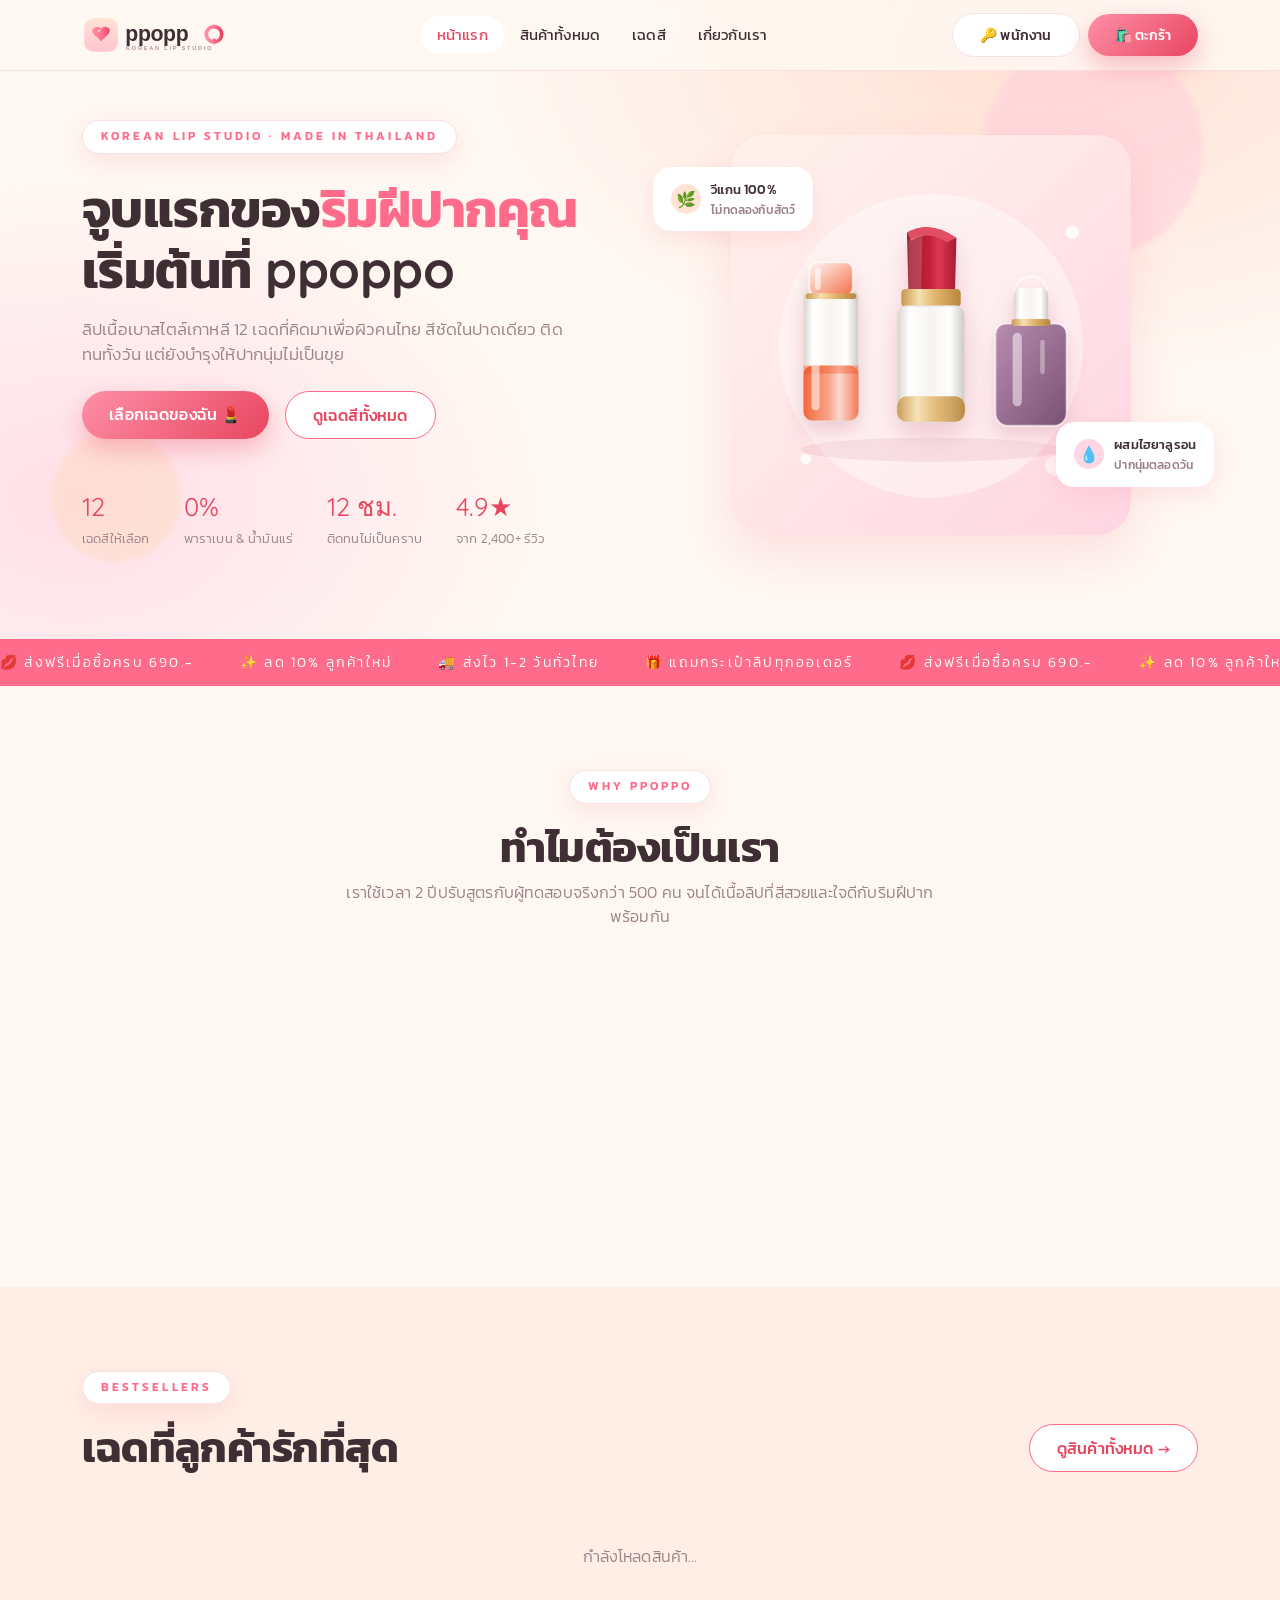
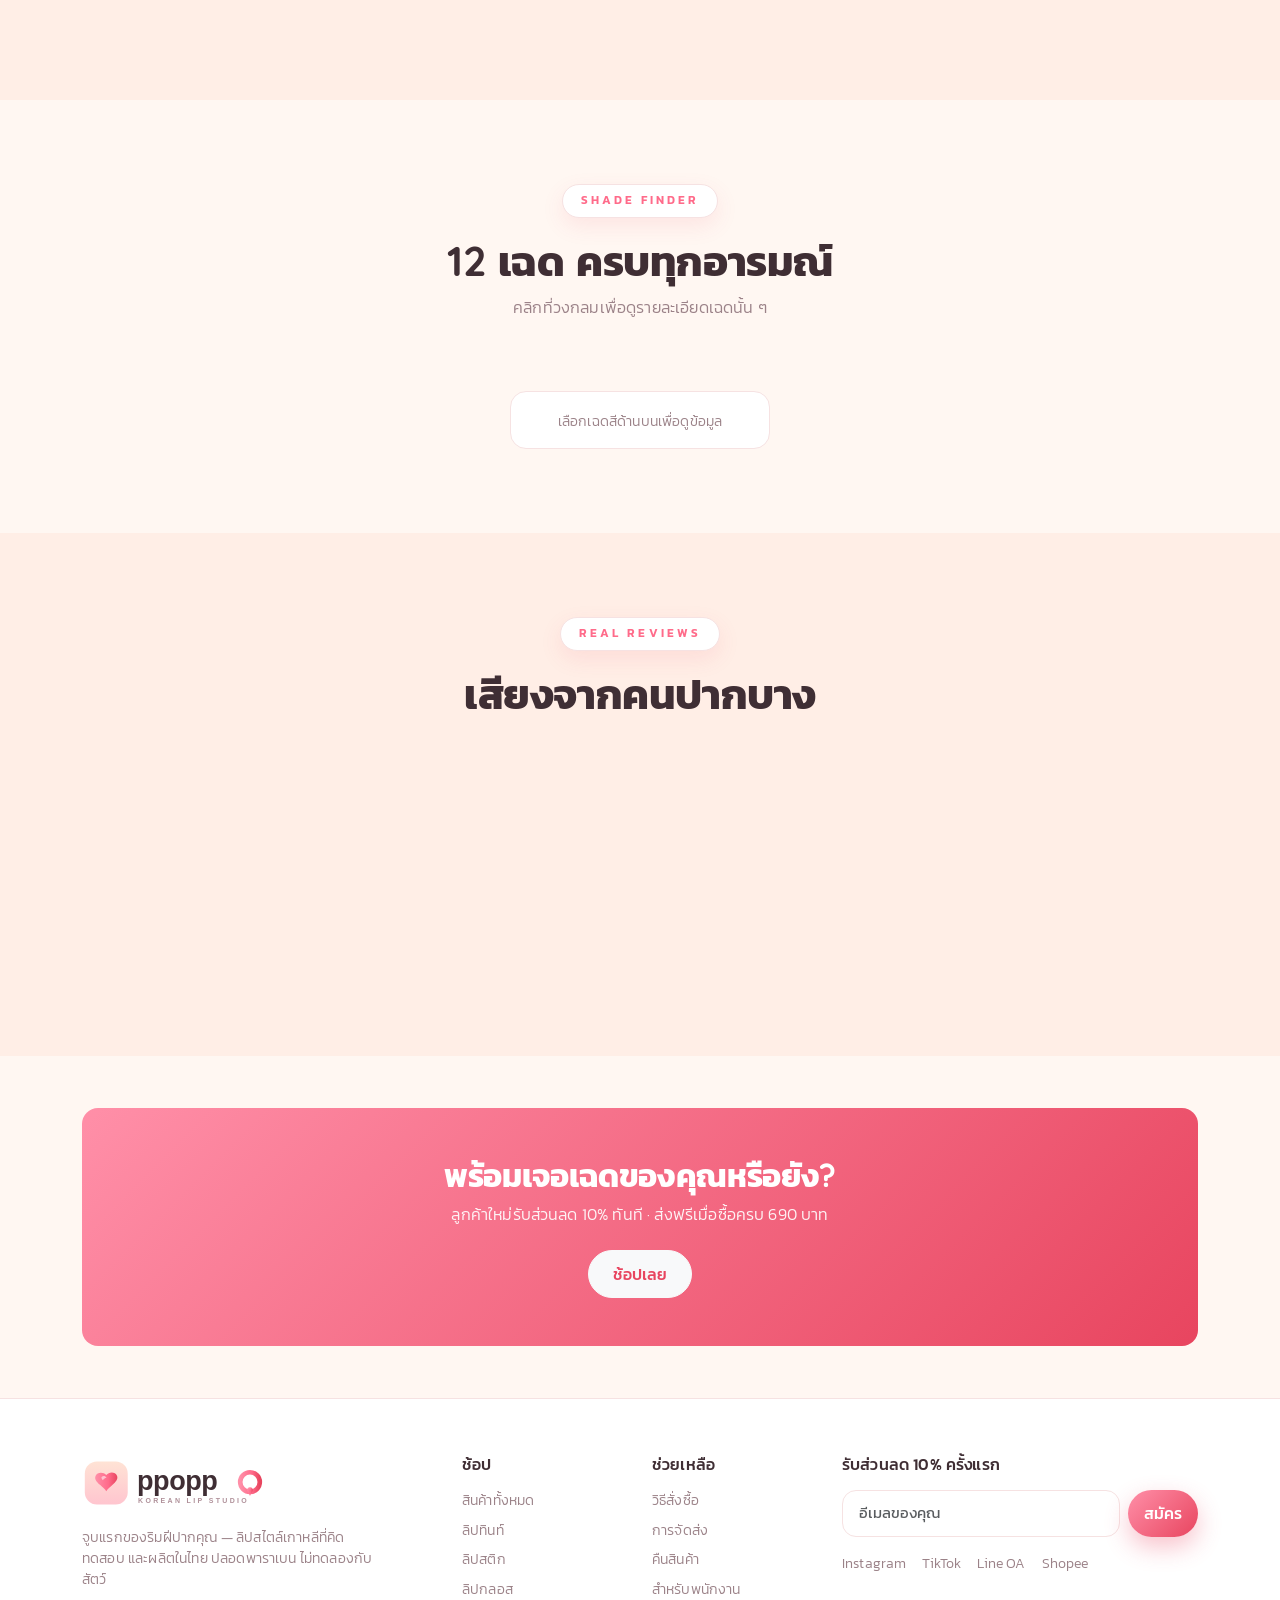
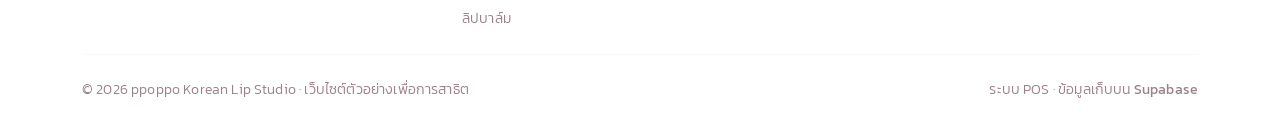
<file: index.html>
<!DOCTYPE html>
<html lang="th">
<head>
<meta charset="UTF-8">
<meta name="viewport" content="width=device-width, initial-scale=1">
<title>ppoppo — จูบแรกของริมฝีปากคุณ | Korean Lip Studio</title>
<meta name="description" content="ppoppo ลิปสไตล์เกาหลี สีสวย ติดทน ไม่ทำให้ปากแห้ง ทินท์ ลิปสติก กลอส และบาล์ม 12 เฉด">
<meta property="og:type" content="website">
<meta property="og:site_name" content="ppoppo">
<meta property="og:title" content="ppoppo — จูบแรกของริมฝีปากคุณ">
<meta property="og:description" content="ลิปสไตล์เกาหลี 12 เฉด สีชัดในปาดเดียว ติดทนทั้งวัน ไม่ทำให้ปากแห้ง">
<meta property="og:image" content="assets/images/og-share.png">
<meta property="og:image:width" content="1200">
<meta property="og:image:height" content="630">
<meta name="twitter:card" content="summary_large_image">
<link rel="icon" href="assets/images/logo-mark.svg">
<link href="assets/vendor/bootstrap.min.css" rel="stylesheet">
<link href="https://fonts.googleapis.com/css2?family=Kanit:wght@200;300;400;500;600&family=Quicksand:wght@500;600;700&display=swap" rel="stylesheet">
<link href="assets/css/style.css" rel="stylesheet">
</head>
<body>

<div id="ppNav"></div>

<!-- ============================================================ HERO -->
<header class="hero">
  <span class="blob blob-1"></span>
  <span class="blob blob-2"></span>
  <div class="container position-relative">
    <div class="row align-items-center g-5">
      <div class="col-lg-6">
        <span class="eyebrow">Korean Lip Studio · Made in Thailand</span>
        <h1 class="mt-4">จูบแรกของ<span class="text-pp">ริมฝีปากคุณ</span><br>เริ่มต้นที่ ppoppo</h1>
        <p class="lead mt-3">
          ลิปเนื้อเบาสไตล์เกาหลี 12 เฉดที่คิดมาเพื่อผิวคนไทย
          สีชัดในปาดเดียว ติดทนทั้งวัน แต่ยังบำรุงให้ปากนุ่มไม่เป็นขุย
        </p>
        <div class="d-flex flex-wrap gap-3 mt-4">
          <a href="products.html" class="btn btn-pp">เลือกเฉดของฉัน 💄</a>
          <a href="#shades" class="btn btn-pp-outline">ดูเฉดสีทั้งหมด</a>
        </div>
        <div class="hero-stats mt-5">
          <div><strong>12</strong><span>เฉดสีให้เลือก</span></div>
          <div><strong>0%</strong><span>พาราเบน &amp; น้ำมันแร่</span></div>
          <div><strong>12 ชม.</strong><span>ติดทนไม่เป็นคราบ</span></div>
          <div><strong>4.9★</strong><span>จาก 2,400+ รีวิว</span></div>
        </div>
      </div>
      <div class="col-lg-6">
        <div class="hero-stage">
          <img class="main" src="assets/images/hero.svg" alt="คอลเลกชันลิป ppoppo">
          <div class="hero-chip c1">
            <span class="dot" style="background:#ffe3d5">🌿</span>
            <span>วีแกน 100%<br><small class="text-muted-pp">ไม่ทดลองกับสัตว์</small></span>
          </div>
          <div class="hero-chip c2">
            <span class="dot" style="background:#ffd6e3">💧</span>
            <span>ผสมไฮยาลูรอน<br><small class="text-muted-pp">ปากนุ่มตลอดวัน</small></span>
          </div>
        </div>
      </div>
    </div>
  </div>
</header>

<!-- ============================================================ MARQUEE -->
<div class="marquee">
  <div class="marquee-track">
    <span>💋 ส่งฟรีเมื่อซื้อครบ 690.-</span><span>✨ ลด 10% ลูกค้าใหม่</span>
    <span>🚚 ส่งไว 1-2 วันทั่วไทย</span><span>🎁 แถมกระเป๋าลิปทุกออเดอร์</span>
    <span>💋 ส่งฟรีเมื่อซื้อครบ 690.-</span><span>✨ ลด 10% ลูกค้าใหม่</span>
    <span>🚚 ส่งไว 1-2 วันทั่วไทย</span><span>🎁 แถมกระเป๋าลิปทุกออเดอร์</span>
  </div>
</div>

<!-- ============================================================ FEATURES -->
<section class="section" id="about">
  <div class="container">
    <div class="text-center mb-5">
      <span class="eyebrow">Why ppoppo</span>
      <h2 class="section-title">ทำไมต้องเป็นเรา</h2>
      <p class="section-sub">เราใช้เวลา 2 ปีปรับสูตรกับผู้ทดสอบจริงกว่า 500 คน จนได้เนื้อลิปที่สีสวยและใจดีกับริมฝีปากพร้อมกัน</p>
    </div>
    <div class="row g-4">
      <div class="col-md-6 col-lg-3">
        <div class="feature-card reveal">
          <div class="feature-ico">🎨</div>
          <h5>สีชัดในปาดเดียว</h5>
          <p class="text-muted-pp small mb-0">เม็ดสีเข้มข้น 32% กระจายตัวสม่ำเสมอ ไม่ต้องทาซ้ำหลายรอบ ไม่ทิ้งขอบด่าง</p>
        </div>
      </div>
      <div class="col-md-6 col-lg-3">
        <div class="feature-card reveal">
          <div class="feature-ico">💧</div>
          <h5>บำรุงระหว่างวัน</h5>
          <p class="text-muted-pp small mb-0">ไฮยาลูรอน 5 ขนาดโมเลกุล + เชียบัตเตอร์ ล็อกความชุ่มชื้นไม่ให้ปากลอกเป็นขุย</p>
        </div>
      </div>
      <div class="col-md-6 col-lg-3">
        <div class="feature-card reveal">
          <div class="feature-ico">☀️</div>
          <h5>สู้แดดเมืองไทย</h5>
          <p class="text-muted-pp small mb-0">ทดสอบในอุณหภูมิ 38°C ความชื้น 75% สีไม่ไหลเยิ้ม ติดหน้ากากน้อยกว่าสูตรทั่วไป</p>
        </div>
      </div>
      <div class="col-md-6 col-lg-3">
        <div class="feature-card reveal">
          <div class="feature-ico">🌿</div>
          <h5>สะอาดและปลอดภัย</h5>
          <p class="text-muted-pp small mb-0">ไม่มีพาราเบน น้ำมันแร่ และน้ำหอมสังเคราะห์ จดแจ้ง อย. ผลิตในโรงงานมาตรฐาน GMP</p>
        </div>
      </div>
    </div>
  </div>
</section>

<!-- ============================================================ BESTSELLER -->
<section class="section bg-cream-2" id="best">
  <div class="container">
    <div class="d-flex flex-wrap align-items-end justify-content-between gap-3 mb-4">
      <div>
        <span class="eyebrow">Bestsellers</span>
        <h2 class="section-title mb-0">เฉดที่ลูกค้ารักที่สุด</h2>
      </div>
      <a href="products.html" class="btn btn-pp-outline">ดูสินค้าทั้งหมด →</a>
    </div>
    <div class="row g-4" id="featuredGrid">
      <div class="col-12 text-center py-5 text-muted-pp">กำลังโหลดสินค้า…</div>
    </div>
  </div>
</section>

<!-- ============================================================ SHADES -->
<section class="section" id="shades">
  <div class="container">
    <div class="text-center mb-5">
      <span class="eyebrow">Shade Finder</span>
      <h2 class="section-title">12 เฉด ครบทุกอารมณ์</h2>
      <p class="section-sub">คลิกที่วงกลมเพื่อดูรายละเอียดเฉดนั้น ๆ</p>
    </div>
    <div class="d-flex flex-wrap justify-content-center gap-3" id="shadeStrip"></div>
    <div class="text-center mt-4">
      <div id="shadeInfo" class="d-inline-block bg-white rounded-4 px-4 py-3" style="border:1px solid var(--pp-line);min-width:260px">
        <span class="text-muted-pp small">เลือกเฉดสีด้านบนเพื่อดูข้อมูล</span>
      </div>
    </div>
  </div>
</section>

<!-- ============================================================ REVIEWS -->
<section class="section bg-cream-2">
  <div class="container">
    <div class="text-center mb-5">
      <span class="eyebrow">Real Reviews</span>
      <h2 class="section-title">เสียงจากคนปากบาง</h2>
    </div>
    <div class="row g-4">
      <div class="col-md-4">
        <div class="review-card reveal">
          <div class="stars">★★★★★</div>
          <p class="small mt-2 mb-3">ซื้อสี Rose Latte ไปใส่ทำงาน สีนู้ดกำลังดี ไม่โป๊ะ ทาทั้งวันปากไม่แห้งเลยค่ะ ประทับใจมาก จะกลับมาซื้ออีกแน่นอน</p>
          <div class="d-flex align-items-center gap-2">
            <div class="avatar">ป</div>
            <div><div style="font-weight:500;font-size:.9rem">ปาลิดา ว.</div><div class="product-code">ซื้อจริง · P05</div></div>
          </div>
        </div>
      </div>
      <div class="col-md-4">
        <div class="review-card reveal">
          <div class="stars">★★★★★</div>
          <p class="small mt-2 mb-3">Cherry Coke คือของจริง! ทาตอนเช้า กินข้าวเที่ยงแล้วสียังอยู่ ติดแก้วน้อยมาก ราคานี้คุ้มกว่าแบรนด์นอกเยอะ</p>
          <div class="d-flex align-items-center gap-2">
            <div class="avatar">N</div>
            <div><div style="font-weight:500;font-size:.9rem">Nutcha K.</div><div class="product-code">ซื้อจริง · P03</div></div>
          </div>
        </div>
      </div>
      <div class="col-md-4">
        <div class="review-card reveal">
          <div class="stars">★★★★☆</div>
          <p class="small mt-2 mb-3">ปากลอกง่ายมาแต่ไหนแต่ไร ลองบาล์ม Cotton Candy แล้วดีขึ้นจริง กลิ่นหอมน่ารัก แพ็กเกจถ่ายรูปสวยด้วย</p>
          <div class="d-flex align-items-center gap-2">
            <div class="avatar">อ</div>
            <div><div style="font-weight:500;font-size:.9rem">อรณิชา ส.</div><div class="product-code">ซื้อจริง · P09</div></div>
          </div>
        </div>
      </div>
    </div>
  </div>
</section>

<!-- ============================================================ CTA -->
<section class="section-sm">
  <div class="container">
    <div class="rounded-4 p-5 text-center position-relative overflow-hidden"
         style="background:linear-gradient(135deg,#ff8fa8,#e8455f);color:#fff">
      <h2 class="mb-2" style="color:#fff">พร้อมเจอเฉดของคุณหรือยัง?</h2>
      <p class="mb-4" style="opacity:.92">ลูกค้าใหม่รับส่วนลด 10% ทันที · ส่งฟรีเมื่อซื้อครบ 690 บาท</p>
      <a href="products.html" class="btn btn-light px-4" style="border-radius:999px;font-weight:500;color:#e8455f">ช้อปเลย</a>
    </div>
  </div>
</section>

<div id="ppFooter"></div>

<script src="assets/vendor/bootstrap.bundle.min.js"></script>
<script src="assets/vendor/supabase.min.js"></script>
<script src="assets/js/config.js"></script>
<script src="assets/js/data.js"></script>
<script src="assets/js/api.js"></script>
<script src="assets/js/app.js"></script>
<script>
(async function () {
  await API.init();
  mountNav('home');
  mountCartUI();
  mountFooter();
  updateCartBadge();
  renderCart();

  PP_PRODUCTS_CACHE = (await API.getProducts()).filter(p => p.active !== false);
  drawFeatured();
  drawShades();
  initReveal();

  document.addEventListener('pp:products-updated', drawFeatured);

  function drawFeatured() {
    const list = PP_PRODUCTS_CACHE.filter(p => p.featured).slice(0, 8);
    const use = list.length ? list : PP_PRODUCTS_CACHE.slice(0, 8);
    document.getElementById('featuredGrid').innerHTML =
      use.length ? use.map(productCard).join('')
                 : '<div class="col-12 text-center py-5 text-muted-pp">ยังไม่มีสินค้า — เพิ่มได้ที่หน้าแอดมิน</div>';
    initReveal();
  }

  function drawShades() {
    const strip = document.getElementById('shadeStrip');
    strip.innerHTML = PP_PRODUCTS_CACHE.map(p =>
      `<button class="shade-dot border-0" style="background:${esc(p.shade)}"
               title="${esc(p.name)}" onclick="showShade('${esc(p.id)}')"></button>`).join('');
  }

  window.showShade = function (id) {
    const p = PP_PRODUCTS_CACHE.find(x => x.id === id);
    if (!p) return;
    const st = stockState(p.stock);
    document.getElementById('shadeInfo').innerHTML = `
      <div class="d-flex align-items-center gap-3 text-start">
        <span class="swatch" style="width:38px;height:38px;background:${esc(p.shade)}"></span>
        <div>
          <div class="product-code">${esc(p.code)}</div>
          <div style="font-weight:600">${esc(p.name)}</div>
          <div class="small text-muted-pp">${money(p.price)} · ${st.label}</div>
        </div>
        <button class="btn btn-pp btn-sm ms-3" ${st.key === 'out' ? 'disabled' : ''}
                onclick="addToCart('${esc(p.id)}')">${st.key === 'out' ? 'หมด' : 'ใส่ตะกร้า'}</button>
      </div>`;
  };
})();
</script>
</body>
</html>
</file>
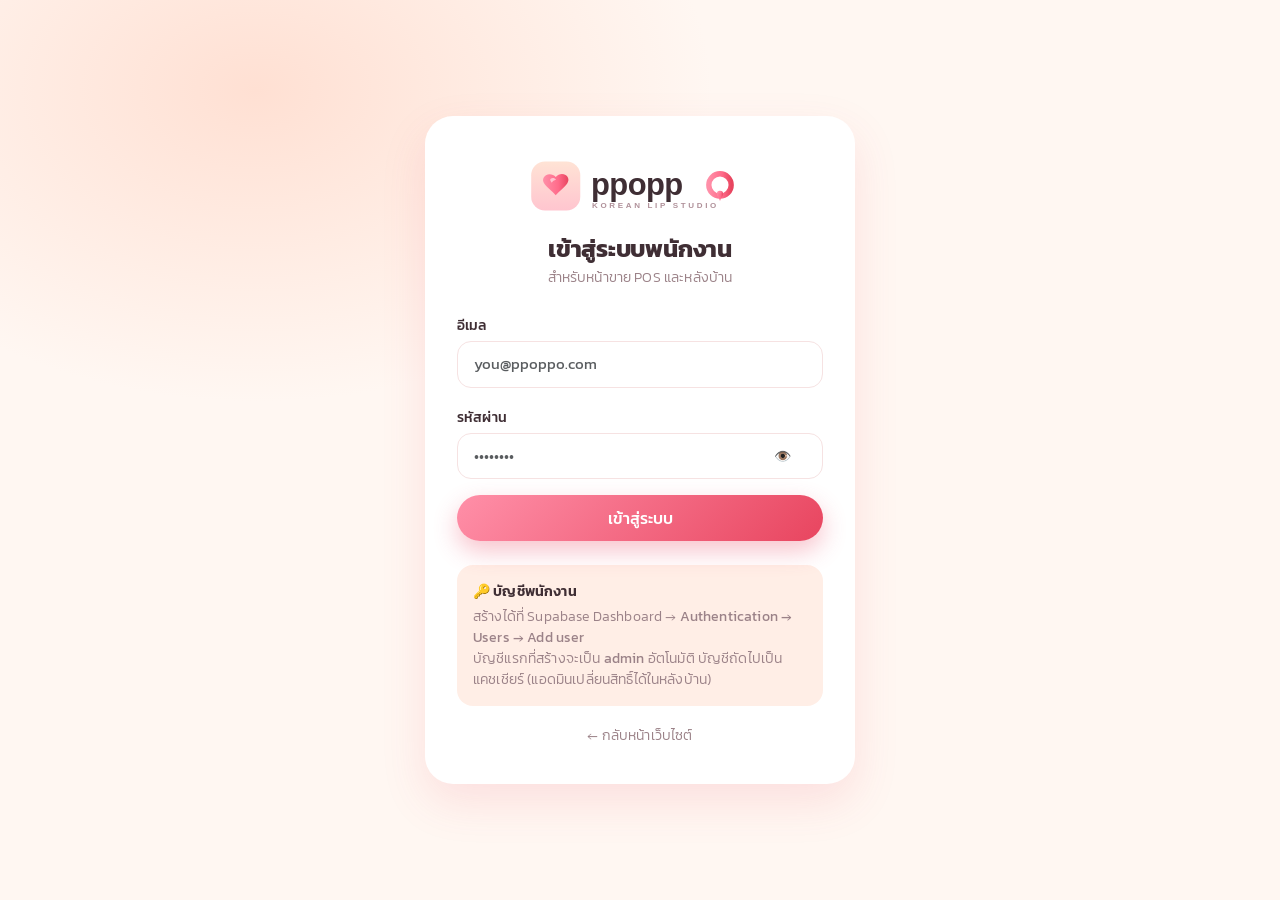
<file: admin.html>
<!DOCTYPE html>
<html lang="th">
<head>
<meta charset="UTF-8">
<meta name="viewport" content="width=device-width, initial-scale=1">
<title>หลังบ้าน | ppoppo POS</title>
<meta name="robots" content="noindex, nofollow">
<link rel="icon" href="assets/images/logo-mark.svg">
<link href="assets/vendor/bootstrap.min.css" rel="stylesheet">
<link href="https://fonts.googleapis.com/css2?family=Kanit:wght@200;300;400;500;600&family=Quicksand:wght@500;600;700&display=swap" rel="stylesheet">
<link href="assets/css/style.css" rel="stylesheet">
</head>
<body>

<div class="admin-shell">
  <!-- เมนูด้านข้าง -->
  <aside class="admin-side">
    <a href="index.html" class="d-block mb-4"><img src="assets/images/logo.svg" alt="ppoppo" style="height:52px"></a>
    <nav class="nav flex-column">
      <a class="nav-link active" data-tab="dash"       href="javascript:go('dash')">📊 ภาพรวม</a>
      <a class="nav-link"        data-tab="sales"      href="javascript:go('sales')">🧾 บิลขาย</a>
      <a class="nav-link"        data-tab="products"   href="javascript:go('products')">🛍️ สินค้า</a>
      <a class="nav-link"        data-tab="stock"      href="javascript:go('stock')">📦 คลังสินค้า</a>
      <a class="nav-link"        data-tab="customers"  href="javascript:go('customers')">👤 ลูกค้า</a>
      <a class="nav-link"        data-tab="promotions" href="javascript:go('promotions')">🎟️ โปรโมชัน</a>
      <a class="nav-link"        data-tab="shifts"     href="javascript:go('shifts')">🕒 กะ / ปิดยอด</a>
      <a class="nav-link"        data-tab="staff"      href="javascript:go('staff')">🧑‍💼 พนักงาน</a>
      <a class="nav-link"        data-tab="settings"   href="javascript:go('settings')">⚙️ ตั้งค่า</a>
    </nav>
    <hr style="border-color:var(--pp-line)">
    <a class="nav-link" href="pos.html">🧾 ไปหน้าขาย POS</a>
    <a class="nav-link" href="index.html">🌸 ดูหน้าเว็บไซต์</a>
    <a class="nav-link text-danger" href="javascript:doLogout()">🚪 ออกจากระบบ</a>
    <div class="bg-cream-2 rounded-4 p-3 mt-3 small">
      <div class="text-muted-pp">เข้าสู่ระบบเป็น</div>
      <div class="fw-semibold" id="whoami">—</div>
    </div>
  </aside>

  <!-- เนื้อหา -->
  <main class="admin-main">
    <div id="adminView"><div class="text-center py-5 text-muted-pp">กำลังโหลด…</div></div>
  </main>
</div>

<!-- ============================================ ฟอร์มเพิ่ม/แก้ไขสินค้า -->
<div class="modal fade" id="productModal" tabindex="-1">
  <div class="modal-dialog modal-lg modal-dialog-centered modal-dialog-scrollable">
    <div class="modal-content" style="border-radius:26px;border:0">
      <form id="productForm" onsubmit="saveProductForm(event)">
        <input type="hidden" name="pid"><input type="hidden" name="image">
        <div class="modal-header border-0">
          <h5 class="modal-title" id="pmTitle">เพิ่มสินค้าใหม่</h5>
          <button type="button" class="btn-close" data-bs-dismiss="modal"></button>
        </div>
        <div class="modal-body">
          <div class="row g-4">
            <div class="col-md-5">
              <label class="form-label">รูปสินค้า</label>
              <img id="imgPreview" class="w-100 rounded-4 mb-2" style="aspect-ratio:1;object-fit:cover;background:var(--pp-cream-2)"
                   onerror="this.src='assets/images/placeholder.svg'">
              <label class="btn btn-pp-outline btn-sm w-100 mb-2">
                📤 อัปโหลดรูปจากเครื่อง
                <input type="file" accept="image/*" hidden onchange="onUploadImage(this)">
              </label>
              <div class="small text-muted-pp mb-2">หรือเลือกจากคลังรูปในโปรเจกต์</div>
              <div class="img-picker" id="imgPicker"></div>
            </div>
            <div class="col-md-7">
              <div class="row g-3">
                <div class="col-8">
                  <label class="form-label">ชื่อสินค้า *</label>
                  <input class="form-control" name="name" required placeholder="เช่น Peach Ppoppo">
                </div>
                <div class="col-4">
                  <label class="form-label">รหัส (SKU)</label>
                  <input class="form-control" name="code" placeholder="P13">
                </div>
                <div class="col-6">
                  <label class="form-label">หมวดหมู่</label>
                  <select class="form-select" name="category" id="categorySelect"></select>
                </div>
                <div class="col-6">
                  <label class="form-label">บาร์โค้ด</label>
                  <input class="form-control" name="barcode" placeholder="885xxxxxxxxxx">
                </div>
                <div class="col-3">
                  <label class="form-label">ราคาขาย *</label>
                  <input class="form-control" type="number" name="price" min="0" step="0.01" required>
                </div>
                <div class="col-3">
                  <label class="form-label">ต้นทุน</label>
                  <input class="form-control" type="number" name="cost" min="0" step="0.01">
                </div>
                <div class="col-3">
                  <label class="form-label">ราคาเดิม</label>
                  <input class="form-control" type="number" name="oldPrice" min="0" step="0.01">
                </div>
                <div class="col-3">
                  <label class="form-label">สีเฉด</label>
                  <input class="form-control form-control-color w-100" type="color" name="shade" style="height:38px">
                </div>
                <div class="col-4" id="stockField">
                  <label class="form-label">สต็อกเริ่มต้น</label>
                  <input class="form-control" type="number" name="stock" min="0" value="0">
                </div>
                <div class="col-12">
                  <label class="form-label">คำอธิบายสินค้า</label>
                  <textarea class="form-control" name="desc" rows="3" placeholder="อธิบายเนื้อสัมผัส เฉดสี และจุดเด่นของสินค้า…"></textarea>
                </div>
                <div class="col-12 d-flex gap-4">
                  <div class="form-check">
                    <input class="form-check-input" type="checkbox" name="featured" id="cbFeat">
                    <label class="form-check-label small" for="cbFeat">แสดงในหน้าแรก (สินค้าแนะนำ)</label>
                  </div>
                  <div class="form-check">
                    <input class="form-check-input" type="checkbox" name="active" id="cbActive" checked>
                    <label class="form-check-label small" for="cbActive">เปิดขาย</label>
                  </div>
                </div>
              </div>
            </div>
          </div>
        </div>
        <div class="modal-footer border-0">
          <button type="button" class="btn btn-ghost" data-bs-dismiss="modal">ยกเลิก</button>
          <button type="submit" class="btn btn-pp px-4">บันทึก</button>
        </div>
      </form>
    </div>
  </div>
</div>

<!-- ============================================ modal ทั่วไป (ใช้ซ้ำ) -->
<div class="modal fade" id="genericModal" tabindex="-1">
  <div class="modal-dialog modal-dialog-centered modal-dialog-scrollable" id="genericDialog">
    <div class="modal-content" style="border-radius:26px;border:0">
      <div class="modal-header border-0">
        <h5 class="modal-title" id="gmTitle"></h5>
        <button type="button" class="btn-close" data-bs-dismiss="modal"></button>
      </div>
      <div class="modal-body" id="gmBody"></div>
    </div>
  </div>
</div>

<script src="assets/vendor/bootstrap.bundle.min.js"></script>
<script src="assets/vendor/supabase.min.js"></script>
<script src="assets/js/config.js"></script>
<script src="assets/js/data.js"></script>
<script src="assets/js/api.js"></script>
<script src="assets/js/app.js"></script>
<script src="assets/js/receipt.js"></script>
<script src="assets/js/admin.js"></script>
<script>
(async () => {
  await API.init();
  const me = API.requireAdmin();
  if (!me) return;
  document.getElementById('whoami').textContent = me.name + ' (' + me.role + ')';
  adminLoad();
})();
async function doLogout() { await API.logout(); location.href = 'login.html'; }
</script>
</body>
</html>
</file>
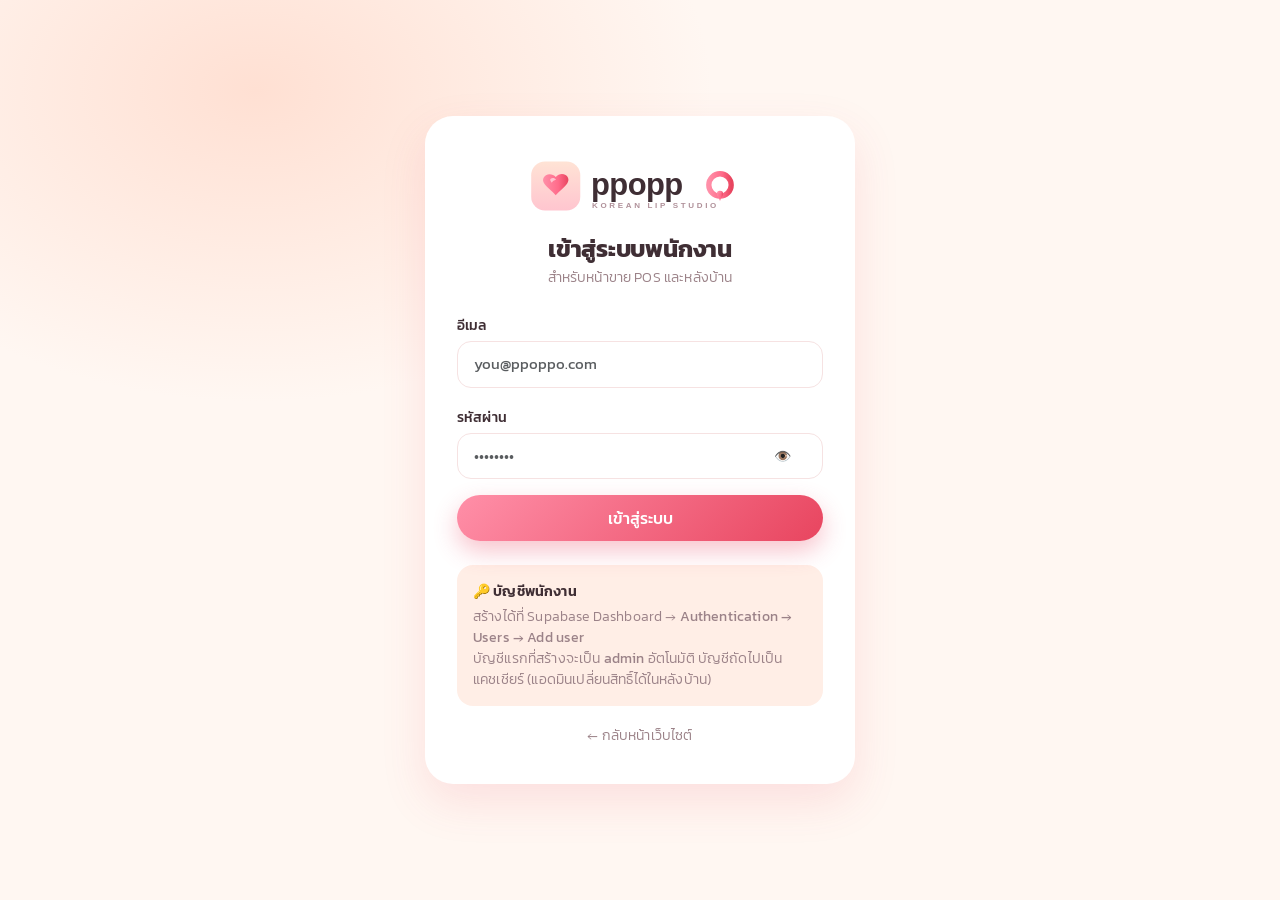
<file: login.html>
<!DOCTYPE html>
<html lang="th">
<head>
<meta charset="UTF-8">
<meta name="viewport" content="width=device-width, initial-scale=1">
<title>เข้าสู่ระบบ | ppoppo POS</title>
<meta name="robots" content="noindex, nofollow">
<link rel="icon" href="assets/images/logo-mark.svg">
<link href="assets/vendor/bootstrap.min.css" rel="stylesheet">
<link href="https://fonts.googleapis.com/css2?family=Kanit:wght@200;300;400;500;600&family=Quicksand:wght@500;600;700&display=swap" rel="stylesheet">
<link href="assets/css/style.css" rel="stylesheet">
</head>
<body>

<div class="auth-wrap">
  <div class="auth-card">
    <div class="text-center mb-4">
      <a href="index.html"><img src="assets/images/logo.svg" alt="ppoppo" style="height:64px"></a>
      <h4 class="mt-3 mb-1">เข้าสู่ระบบพนักงาน</h4>
      <p class="small text-muted-pp mb-0">สำหรับหน้าขาย POS และหลังบ้าน</p>
    </div>

    <form id="loginForm">
      <div class="mb-3">
        <label class="form-label">อีเมล</label>
        <input class="form-control" name="email" type="email" autocomplete="username" required placeholder="you@ppoppo.com">
      </div>
      <div class="mb-3">
        <label class="form-label">รหัสผ่าน</label>
        <div class="position-relative">
          <input class="form-control pe-5" name="password" type="password" autocomplete="current-password" required placeholder="••••••••">
          <button type="button" class="btn btn-sm position-absolute end-0 top-50 translate-middle-y me-1"
                  onclick="togglePw(this)" tabindex="-1">👁️</button>
        </div>
      </div>
      <div id="loginError" class="alert alert-danger py-2 small d-none" role="alert"></div>
      <button class="btn btn-pp w-100" type="submit">เข้าสู่ระบบ</button>
    </form>

    <div class="bg-cream-2 rounded-4 p-3 mt-4 small">
      <div class="fw-semibold mb-1">🔑 บัญชีพนักงาน</div>
      <div class="text-muted-pp">
        สร้างได้ที่ Supabase Dashboard → <b>Authentication → Users → Add user</b><br>
        บัญชีแรกที่สร้างจะเป็น <b>admin</b> อัตโนมัติ บัญชีถัดไปเป็นแคชเชียร์ (แอดมินเปลี่ยนสิทธิ์ได้ในหลังบ้าน)
      </div>
    </div>

    <div class="text-center mt-3">
      <a href="index.html" class="small text-muted-pp">← กลับหน้าเว็บไซต์</a>
    </div>
  </div>
</div>

<script src="assets/vendor/bootstrap.bundle.min.js"></script>
<script src="assets/vendor/supabase.min.js"></script>
<script src="assets/js/config.js"></script>
<script src="assets/js/data.js"></script>
<script src="assets/js/api.js"></script>
<script src="assets/js/app.js"></script>
<script>
function togglePw(btn) {
  const i = btn.previousElementSibling;
  i.type = i.type === 'password' ? 'text' : 'password';
}

const NEXT = new URLSearchParams(location.search).get('next');
function goNext(s) {
  const page = NEXT === 'admin' ? 'admin.html' : NEXT === 'pos' ? 'pos.html' : (s.role === 'admin' ? 'admin.html' : 'pos.html');
  location.href = page;
}

(async () => {
  await API.init();
  const s = API.session();
  if (s) goNext(s);
})();

document.getElementById('loginForm').addEventListener('submit', async e => {
  e.preventDefault();
  const f = e.target;
  const err = document.getElementById('loginError');
  const btn = f.querySelector('button[type=submit]');
  err.classList.add('d-none');
  btn.disabled = true; btn.textContent = 'กำลังตรวจสอบ…';
  try {
    await API.init();
    const s = await API.login(f.email.value, f.password.value);
    goNext(s);
  } catch (ex) {
    err.textContent = /invalid login/i.test(ex.message) ? 'อีเมลหรือรหัสผ่านไม่ถูกต้อง' : ex.message;
    err.classList.remove('d-none');
    btn.disabled = false; btn.textContent = 'เข้าสู่ระบบ';
  }
});
</script>
</body>
</html>
</file>
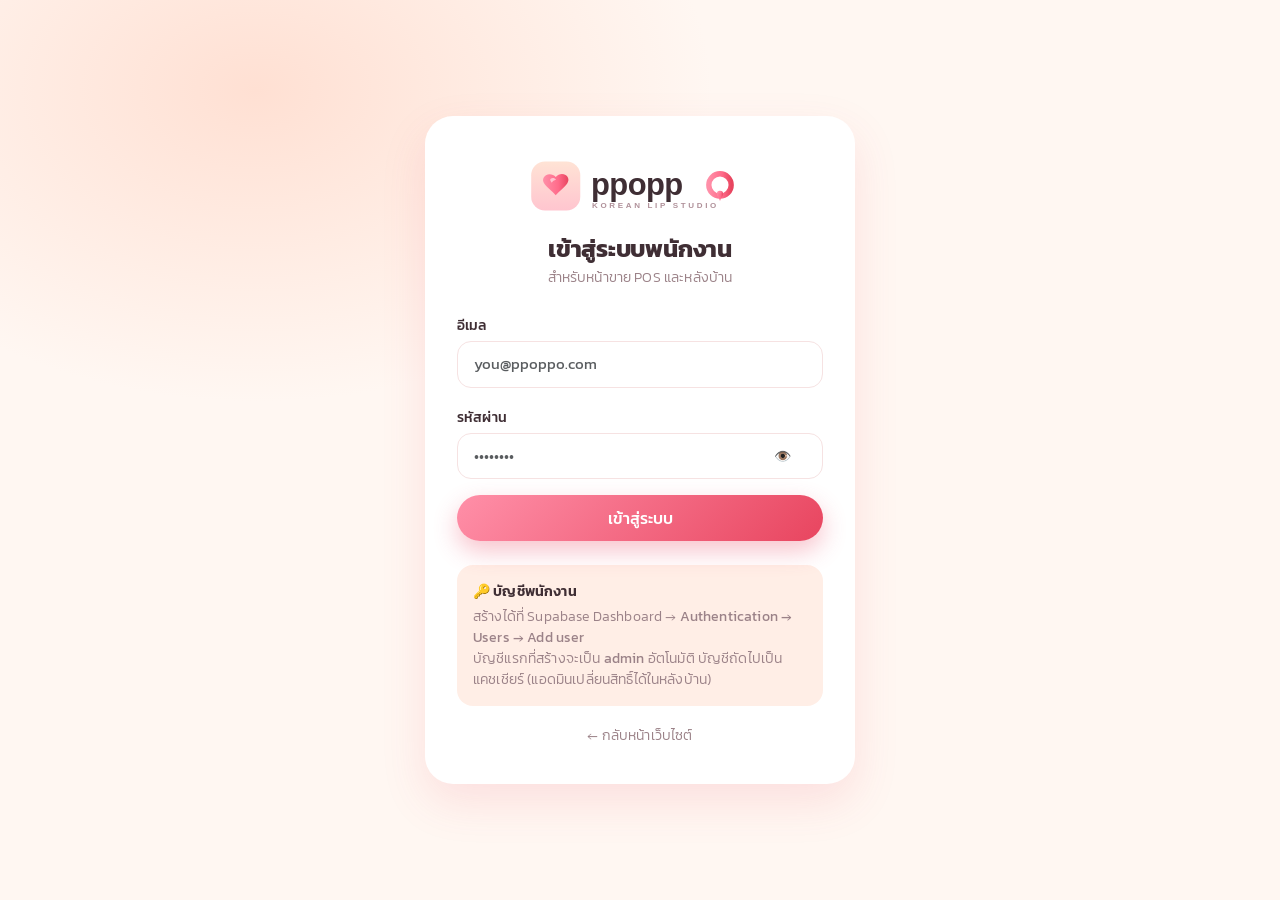
<file: pos.html>
<!DOCTYPE html>
<html lang="th">
<head>
<meta charset="UTF-8">
<meta name="viewport" content="width=device-width, initial-scale=1">
<title>หน้าขาย POS | ppoppo</title>
<meta name="robots" content="noindex, nofollow">
<link rel="icon" href="assets/images/logo-mark.svg">
<link href="assets/vendor/bootstrap.min.css" rel="stylesheet">
<link href="https://fonts.googleapis.com/css2?family=Kanit:wght@200;300;400;500;600&family=Quicksand:wght@500;600;700&display=swap" rel="stylesheet">
<link href="assets/css/style.css" rel="stylesheet">
</head>
<body class="pos-body">

<div class="pos-shell">
  <!-- ============================== ซ้าย: สินค้า -->
  <section class="pos-left">
    <header class="pos-top">
      <a href="index.html"><img src="assets/images/logo.svg" alt="ppoppo" style="height:40px"></a>
      <div class="pos-search">
        <input id="posSearch" class="form-control" autocomplete="off"
               placeholder="🔍 ค้นหาชื่อ / รหัส หรือยิงบาร์โค้ดแล้วกด Enter">
      </div>
      <div class="d-flex align-items-center gap-2">
        <span id="shiftBadge" class="badge-pp badge-new">กะ: —</span>
        <button class="btn btn-ghost btn-sm" onclick="openShiftDialog()">🕒 กะ</button>
        <a id="adminLink" class="btn btn-ghost btn-sm d-none" href="admin.html">⚙️ หลังบ้าน</a>
        <button class="btn btn-ghost btn-sm text-danger" onclick="doLogout()">ออก</button>
      </div>
    </header>

    <div class="pos-cats" id="posCats"></div>
    <div class="pos-grid" id="posGrid"><div class="text-center text-muted-pp py-5 w-100">กำลังโหลดสินค้า…</div></div>
  </section>

  <!-- ============================== ขวา: บิล -->
  <aside class="pos-right">
    <div class="pos-bill-head">
      <div>
        <div class="fw-semibold">บิลใหม่</div>
        <div class="small text-muted-pp" id="whoami">—</div>
      </div>
      <div class="d-flex gap-1">
        <button class="btn btn-ghost btn-sm" onclick="showRecent()">🧾 บิลล่าสุด</button>
        <button class="btn btn-ghost btn-sm text-danger" onclick="clearBill()">🗑️</button>
      </div>
    </div>

    <!-- ลูกค้า -->
    <div class="pos-customer">
      <div class="input-group input-group-sm">
        <span class="input-group-text">👤</span>
        <input id="custPhone" class="form-control" placeholder="เบอร์โทรลูกค้า (ไม่บังคับ)" inputmode="tel">
        <button class="btn btn-pp-outline" onclick="lookupCustomer()">ค้นหา</button>
      </div>
      <div id="custInfo" class="small mt-1 text-muted-pp">ลูกค้าทั่วไป</div>
    </div>

    <!-- รายการ -->
    <div class="pos-lines" id="posLines"></div>

    <!-- สรุปยอด -->
    <div class="pos-summary">
      <div class="input-group input-group-sm mb-2">
        <input id="promoCode" class="form-control text-uppercase" placeholder="โค้ดส่วนลด">
        <button class="btn btn-pp-outline" onclick="applyPromo()">ใช้</button>
        <input id="manualDiscount" class="form-control" type="number" min="0" placeholder="ลดเพิ่ม ฿" style="max-width:110px" oninput="renderBill()">
      </div>
      <div id="promoInfo" class="small text-muted-pp mb-1"></div>
      <div class="d-flex justify-content-between small"><span>ยอดสินค้า</span><span id="sumSub">฿0</span></div>
      <div class="d-flex justify-content-between small text-danger"><span>ส่วนลด</span><span id="sumDisc">−฿0</span></div>
      <div class="d-flex justify-content-between mt-1">
        <strong>ยอดสุทธิ</strong><strong class="text-pp fs-4" id="sumTotal">฿0</strong>
      </div>
      <button class="btn btn-pp w-100 mt-2 py-3 fs-5" id="btnPay" onclick="openPay()" disabled>💳 ชำระเงิน</button>
    </div>
  </aside>
</div>

<!-- ============================== ชำระเงิน -->
<div class="modal fade" id="payModal" tabindex="-1">
  <div class="modal-dialog modal-dialog-centered">
    <div class="modal-content" style="border-radius:26px;border:0">
      <div class="modal-header border-0 pb-0">
        <h5 class="modal-title">รับชำระเงิน</h5>
        <button type="button" class="btn-close" data-bs-dismiss="modal"></button>
      </div>
      <div class="modal-body">
        <div class="text-center mb-3">
          <div class="small text-muted-pp">ยอดที่ต้องชำระ</div>
          <div class="display-6 fw-bold text-pp" id="payTotal">฿0</div>
        </div>
        <div class="pay-methods" id="payMethods"></div>

        <div id="payCash" class="mt-3">
          <label class="form-label small">รับเงินมา (฿)</label>
          <input id="cashReceived" class="form-control form-control-lg text-center" type="number" min="0" inputmode="decimal" oninput="calcChange()">
          <div class="d-flex flex-wrap gap-2 mt-2" id="cashQuick"></div>
          <div class="d-flex justify-content-between mt-3 fs-5">
            <span>เงินทอน</span><strong id="payChange" class="text-pp">฿0</strong>
          </div>
        </div>

        <div id="payRef" class="mt-3 d-none">
          <label class="form-label small">เลขอ้างอิง / หมายเหตุ (ไม่บังคับ)</label>
          <input id="payReference" class="form-control" placeholder="เช่น เลขที่รายการโอน หรือ 4 ตัวท้ายบัตร">
        </div>

        <div id="payError" class="alert alert-danger py-2 small mt-3 d-none"></div>
      </div>
      <div class="modal-footer border-0 pt-0">
        <button type="button" class="btn btn-ghost" data-bs-dismiss="modal">ยกเลิก</button>
        <button type="button" class="btn btn-pp px-4" id="btnConfirmPay" onclick="confirmPay()">ยืนยันรับเงิน</button>
      </div>
    </div>
  </div>
</div>

<!-- ============================== ใบเสร็จ -->
<div class="modal fade" id="receiptModal" tabindex="-1" data-bs-backdrop="static">
  <div class="modal-dialog modal-dialog-centered">
    <div class="modal-content" style="border-radius:26px;border:0">
      <div class="modal-body">
        <div id="receipt" class="receipt"></div>
      </div>
      <div class="modal-footer border-0 pt-0 justify-content-between">
        <button type="button" class="btn btn-ghost" onclick="window.print()">🖨️ พิมพ์</button>
        <button type="button" class="btn btn-pp px-4" onclick="newSale()">บิลถัดไป →</button>
      </div>
    </div>
  </div>
</div>

<!-- ============================== กะ -->
<div class="modal fade" id="shiftModal" tabindex="-1">
  <div class="modal-dialog modal-dialog-centered">
    <div class="modal-content" style="border-radius:26px;border:0">
      <div class="modal-header border-0 pb-0">
        <h5 class="modal-title" id="shiftTitle">เปิดกะ</h5>
        <button type="button" class="btn-close" data-bs-dismiss="modal"></button>
      </div>
      <div class="modal-body" id="shiftBody"></div>
    </div>
  </div>
</div>

<!-- ============================== บิลล่าสุด -->
<div class="modal fade" id="recentModal" tabindex="-1">
  <div class="modal-dialog modal-dialog-centered modal-lg modal-dialog-scrollable">
    <div class="modal-content" style="border-radius:26px;border:0">
      <div class="modal-header border-0">
        <h5 class="modal-title">บิลล่าสุดวันนี้</h5>
        <button type="button" class="btn-close" data-bs-dismiss="modal"></button>
      </div>
      <div class="modal-body" id="recentBody"></div>
    </div>
  </div>
</div>

<script src="assets/vendor/bootstrap.bundle.min.js"></script>
<script src="assets/vendor/supabase.min.js"></script>
<script src="assets/js/config.js"></script>
<script src="assets/js/data.js"></script>
<script src="assets/js/api.js"></script>
<script src="assets/js/app.js"></script>
<script src="assets/js/receipt.js"></script>
<script src="assets/js/pos.js"></script>
<script>
(async () => {
  await API.init();
  const me = API.requireStaff('pos');
  if (!me) return;
  document.getElementById('whoami').textContent = 'แคชเชียร์: ' + me.name;
  if (me.role === 'admin') document.getElementById('adminLink').classList.remove('d-none');
  posLoad();
})();
async function doLogout() { await API.logout(); location.href = 'login.html'; }
</script>
</body>
</html>
</file>
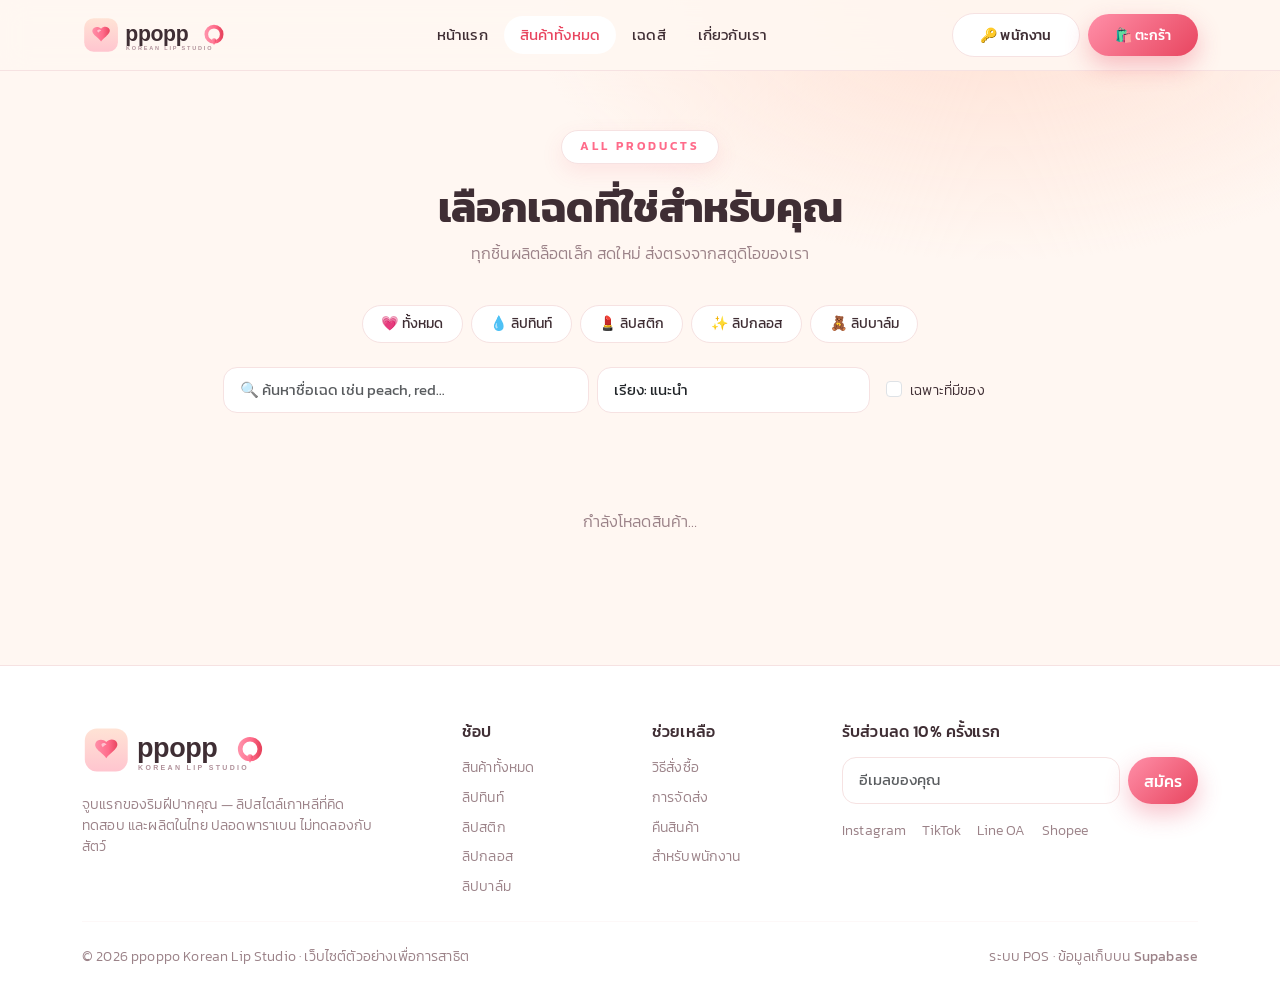
<file: products.html>
<!DOCTYPE html>
<html lang="th">
<head>
<meta charset="UTF-8">
<meta name="viewport" content="width=device-width, initial-scale=1">
<title>สินค้าทั้งหมด | ppoppo</title>
<meta name="description" content="ลิปทินท์ ลิปสติก ลิปกลอส และลิปบาล์มจาก ppoppo ครบทุกเฉด พร้อมส่ง">
<meta property="og:type" content="website">
<meta property="og:site_name" content="ppoppo">
<meta property="og:title" content="สินค้าทั้งหมด | ppoppo">
<meta property="og:description" content="ลิปทินท์ ลิปสติก ลิปกลอส และลิปบาล์ม ครบทุกเฉด พร้อมส่ง">
<meta property="og:image" content="assets/images/og-share.png">
<meta property="og:image:width" content="1200">
<meta property="og:image:height" content="630">
<meta name="twitter:card" content="summary_large_image">
<link rel="icon" href="assets/images/logo-mark.svg">
<link href="assets/vendor/bootstrap.min.css" rel="stylesheet">
<link href="https://fonts.googleapis.com/css2?family=Kanit:wght@200;300;400;500;600&family=Quicksand:wght@500;600;700&display=swap" rel="stylesheet">
<link href="assets/css/style.css" rel="stylesheet">
</head>
<body>

<div id="ppNav"></div>

<!-- หัวหน้าเพจ -->
<header style="padding:130px 0 40px;background:radial-gradient(760px 420px at 78% 0%,#ffe0d3 0%,rgba(255,224,211,0) 62%),var(--pp-cream)">
  <div class="container text-center">
    <span class="eyebrow">All Products</span>
    <h1 class="section-title">เลือกเฉดที่ใช่สำหรับคุณ</h1>
    <p class="section-sub">ทุกชิ้นผลิตล็อตเล็ก สดใหม่ ส่งตรงจากสตูดิโอของเรา</p>
  </div>
</header>

<!-- แถบกรอง -->
<section class="pb-2">
  <div class="container">
    <div class="d-flex flex-wrap gap-2 justify-content-center" id="filterBar"></div>

    <div class="row g-2 justify-content-center mt-3">
      <div class="col-md-5 col-lg-4">
        <input class="form-control" id="searchBox" placeholder="🔍 ค้นหาชื่อเฉด เช่น peach, red…">
      </div>
      <div class="col-md-4 col-lg-3">
        <select class="form-select" id="sortBox">
          <option value="default">เรียง: แนะนำ</option>
          <option value="price-asc">ราคา: น้อย → มาก</option>
          <option value="price-desc">ราคา: มาก → น้อย</option>
          <option value="name">ชื่อ A → Z</option>
          <option value="stock">สต็อกมากที่สุด</option>
        </select>
      </div>
      <div class="col-md-3 col-lg-2 d-flex align-items-center">
        <div class="form-check ms-md-2">
          <input class="form-check-input" type="checkbox" id="inStockOnly">
          <label class="form-check-label small" for="inStockOnly">เฉพาะที่มีของ</label>
        </div>
      </div>
    </div>
  </div>
</section>

<!-- รายการสินค้า -->
<section class="section pt-4">
  <div class="container">
    <p class="text-muted-pp small mb-3" id="resultCount"></p>
    <div class="row g-4" id="grid">
      <div class="col-12 text-center py-5 text-muted-pp">กำลังโหลดสินค้า…</div>
    </div>
  </div>
</section>

<div id="ppFooter"></div>

<script src="assets/vendor/bootstrap.bundle.min.js"></script>
<script src="assets/vendor/supabase.min.js"></script>
<script src="assets/js/config.js"></script>
<script src="assets/js/data.js"></script>
<script src="assets/js/api.js"></script>
<script src="assets/js/app.js"></script>
<script>
(async function () {
  await API.init();
  mountNav('products');
  mountCartUI();
  mountFooter();
  updateCartBadge();
  renderCart();

  let cat = new URLSearchParams(location.search).get('cat') || 'all';

  const bar = document.getElementById('filterBar');
  bar.innerHTML = [{ id: 'all', name: 'ทั้งหมด', emoji: '💗' }, ...PP_CATEGORIES]
    .map(c => `<button class="filter-pill" data-cat="${c.id}">${c.emoji} ${c.name}</button>`).join('');

  bar.addEventListener('click', e => {
    const b = e.target.closest('.filter-pill');
    if (!b) return;
    cat = b.dataset.cat;
    draw();
  });

  ['searchBox', 'sortBox', 'inStockOnly'].forEach(id =>
    document.getElementById(id).addEventListener('input', draw));

  PP_PRODUCTS_CACHE = (await API.getProducts()).filter(p => p.active !== false);
  document.addEventListener('pp:products-updated', draw);
  draw();

  function draw() {
    document.querySelectorAll('.filter-pill')
      .forEach(b => b.classList.toggle('active', b.dataset.cat === cat));

    const q = document.getElementById('searchBox').value.trim().toLowerCase();
    const sort = document.getElementById('sortBox').value;
    const onlyStock = document.getElementById('inStockOnly').checked;

    let list = PP_PRODUCTS_CACHE.slice();
    if (cat !== 'all') list = list.filter(p => p.category === cat);
    if (onlyStock) list = list.filter(p => (Number(p.stock) || 0) > 0);
    if (q) list = list.filter(p =>
      (p.name + ' ' + (p.code || '') + ' ' + (p.desc || '')).toLowerCase().includes(q));

    const cmp = {
      'price-asc':  (a, b) => a.price - b.price,
      'price-desc': (a, b) => b.price - a.price,
      'name':       (a, b) => a.name.localeCompare(b.name),
      'stock':      (a, b) => (b.stock || 0) - (a.stock || 0),
      'default':    (a, b) => (b.featured === true) - (a.featured === true) || String(a.code).localeCompare(String(b.code))
    }[sort];
    list.sort(cmp);

    document.getElementById('resultCount').textContent = `พบ ${list.length} รายการ`;
    document.getElementById('grid').innerHTML = list.length
      ? list.map(productCard).join('')
      : `<div class="col-12 text-center py-5">
           <div style="font-size:2.6rem">🔍</div>
           <p class="text-muted-pp mt-2">ไม่พบสินค้าที่ตรงกับเงื่อนไข ลองเปลี่ยนคำค้นดูนะคะ</p>
         </div>`;
    initReveal();
  }
})();
</script>
</body>
</html>
</file>
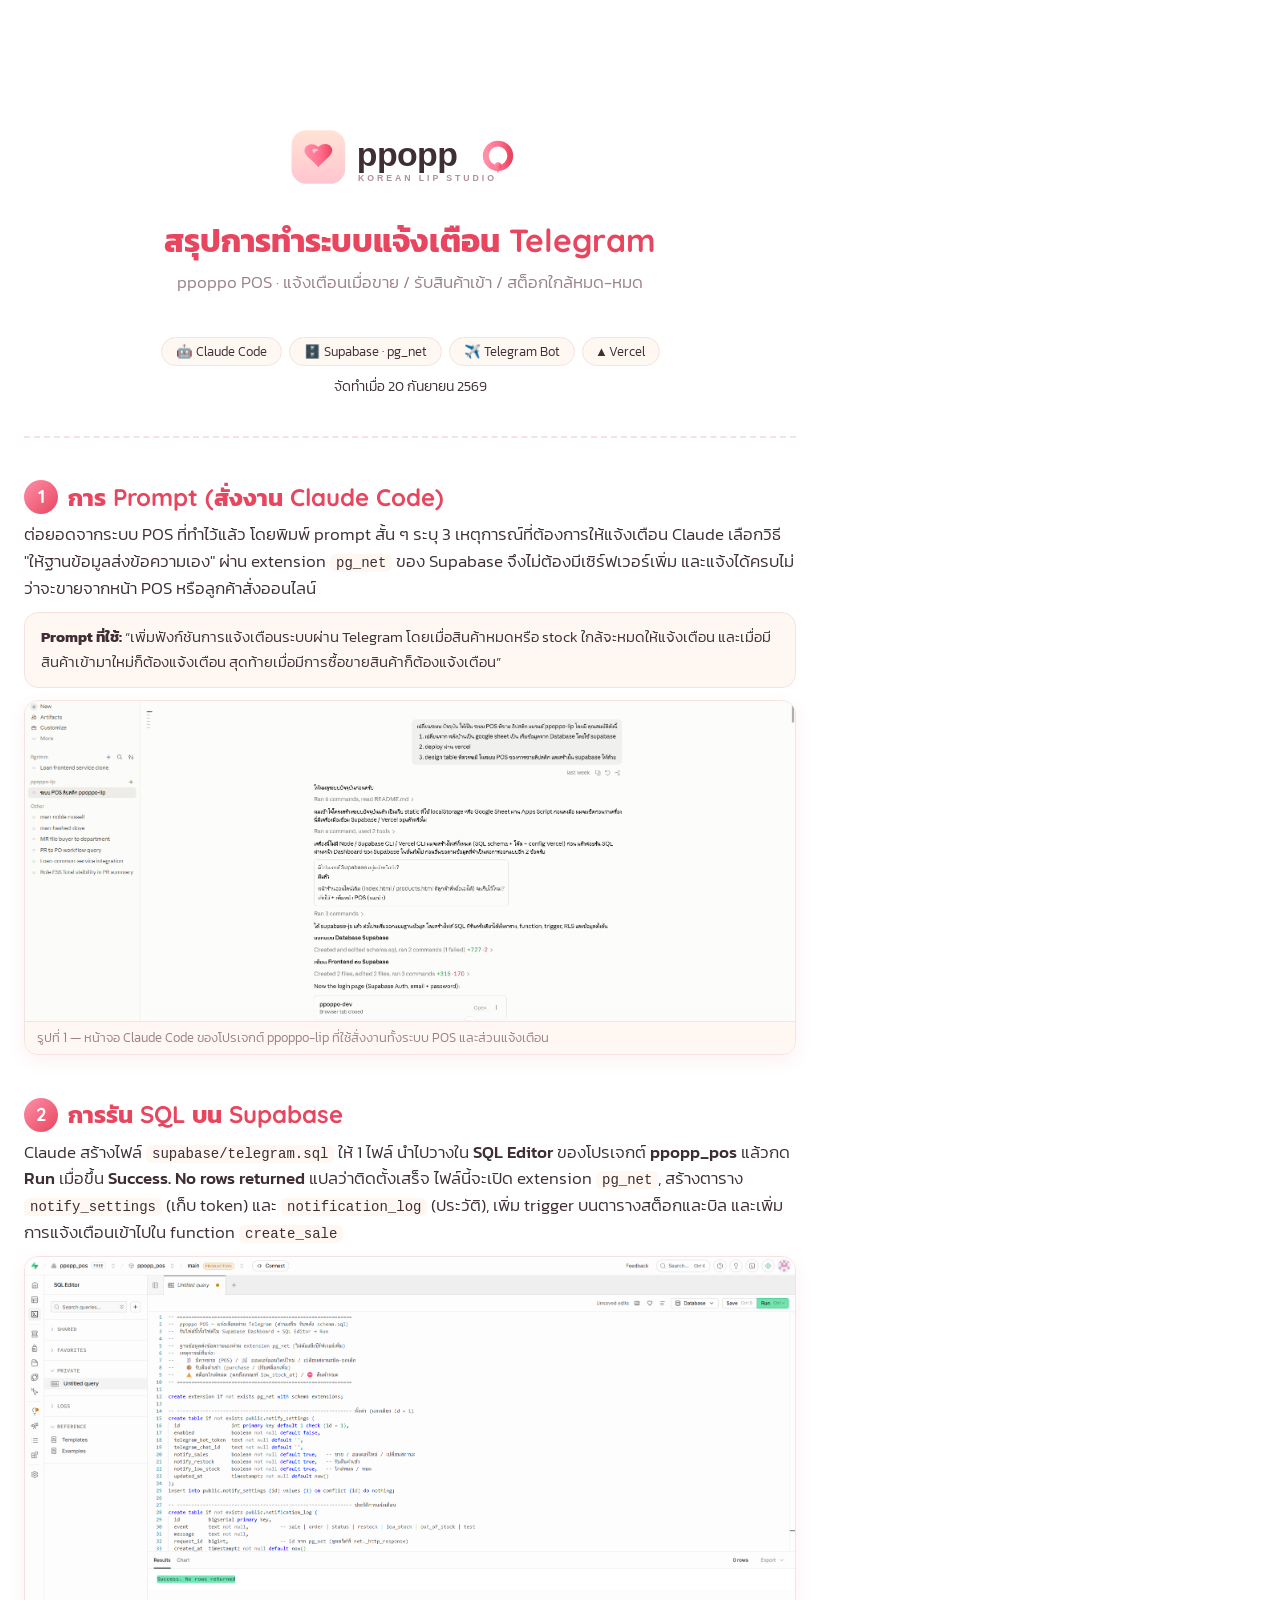
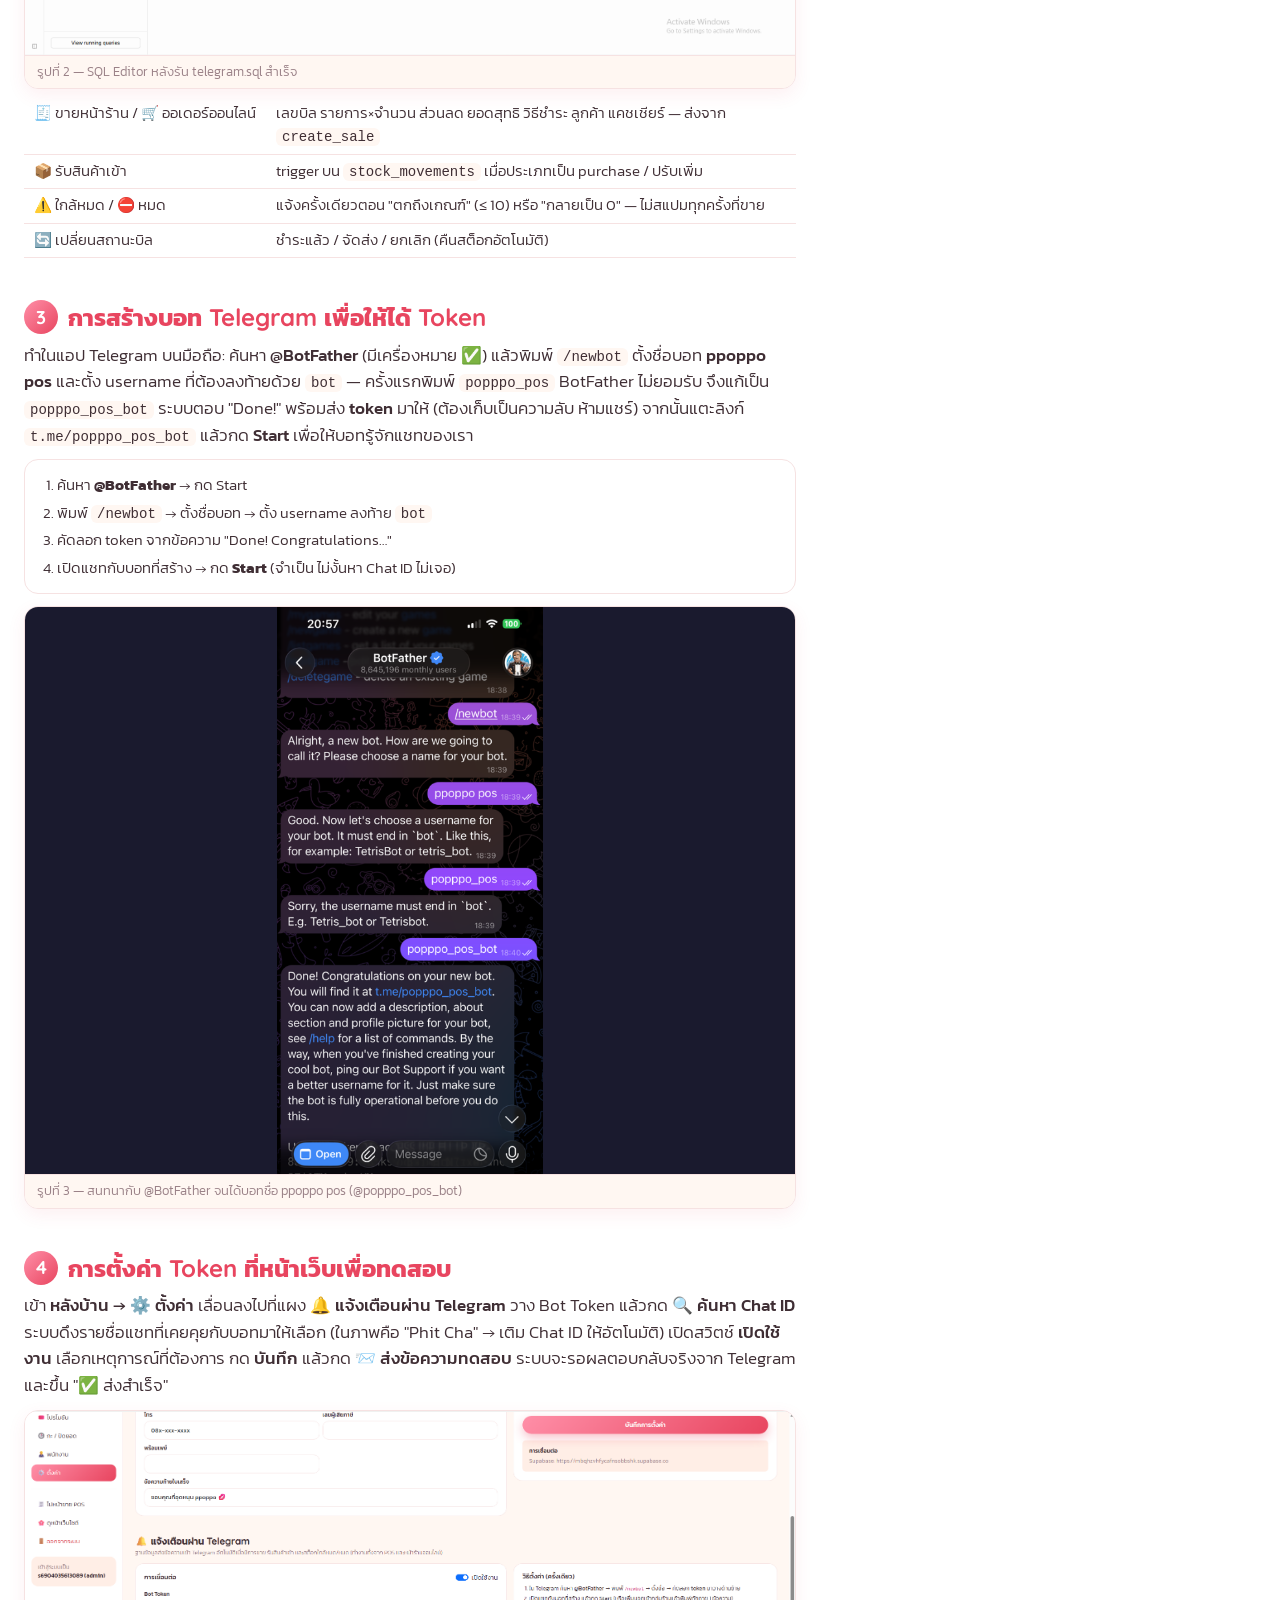
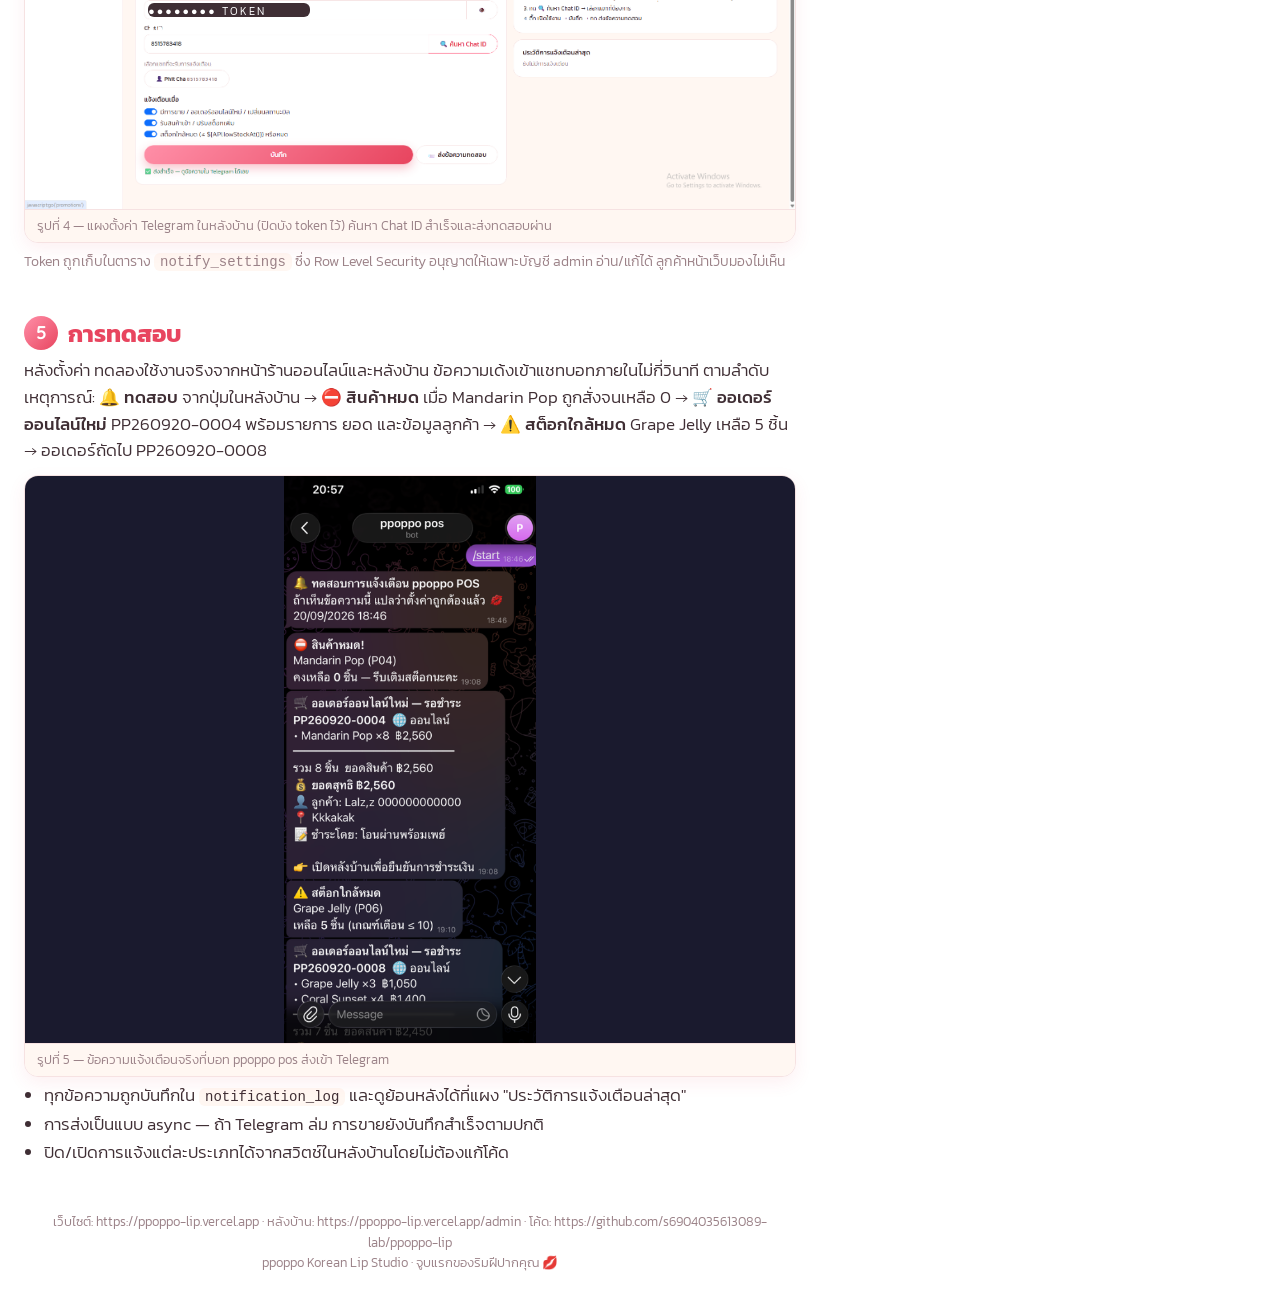
<file: docs/summary-telegram.html>
<!DOCTYPE html>
<html lang="th">
<head>
<meta charset="UTF-8">
<title>สรุปการทำระบบแจ้งเตือน Telegram — ppoppo POS</title>
<link href="https://fonts.googleapis.com/css2?family=Kanit:wght@300;400;500;600;700&family=Quicksand:wght@600;700&display=swap" rel="stylesheet">
<style>
  @page { size: A4; margin: 16mm 14mm; }
  @media screen { body { max-width: 820px; margin: 0 auto; padding: 24px; background: #fff; } section { margin-top: 40px; } }
  * { box-sizing: border-box; }
  body { font-family: 'Kanit', 'Segoe UI', sans-serif; font-weight: 300; color: #3f2e34; margin: 0; font-size: 12.5pt; line-height: 1.6; }
  .cover { text-align: center; padding: 26mm 0 10mm; border-bottom: 2px dashed #f6e2e2; margin-bottom: 8mm; }
  .cover img { height: 70px; }
  .cover h1 { font-family: 'Quicksand', 'Kanit', sans-serif; font-size: 24pt; margin: 14px 0 4px; color: #e8455f; }
  .cover p { margin: 0; color: #9b8288; }
  .cover .meta { margin-top: 10mm; font-size: 10.5pt; }
  .pill { display: inline-block; background: #fff7f2; border: 1px solid #f6e2e2; border-radius: 999px; padding: 3px 14px; margin: 2px; font-size: 10pt; }
  section { page-break-before: always; }
  h2 { font-family: 'Quicksand', 'Kanit', sans-serif; font-size: 18pt; color: #e8455f; margin: 0 0 6px; display: flex; align-items: center; gap: 10px; }
  h2 .num { display: inline-grid; place-items: center; width: 34px; height: 34px; border-radius: 50%; background: linear-gradient(135deg, #ff8fa8, #e8455f); color: #fff; font-size: 14pt; font-family: 'Quicksand', sans-serif; flex: none; }
  .desc { margin: 0 0 10px; }
  .desc b { font-weight: 500; }
  figure { margin: 0; border: 1px solid #f6e2e2; border-radius: 14px; overflow: hidden; background: #fff; box-shadow: 0 6px 18px rgba(232,69,95,.08); position: relative; }
  figure img { width: 100%; display: block; }
  figcaption { font-size: 9.5pt; color: #9b8288; padding: 6px 12px; background: #fff7f2; border-top: 1px solid #f6e2e2; }
  .mask { position: absolute; background: #3f2e34; color: #fff; border-radius: 6px; font-size: 8pt; display: grid; place-items: center; letter-spacing: .2em; }
  .phone-row { display: flex; gap: 14px; align-items: flex-start; }
  .phone-row figure { flex: 1; }
  .phone-row figure img { max-height: 150mm; object-fit: contain; background: #1a1a2e; }
  ul.tight { margin: 6px 0 0; padding-left: 20px; }
  ul.tight li { margin: 2px 0; }
  code { font-family: ui-monospace, Consolas, monospace; font-size: 10.5pt; background: #fff7f2; padding: 1px 6px; border-radius: 6px; }
  .prompt-box { background: #fff7f2; border: 1px solid #f6e2e2; border-radius: 14px; padding: 12px 16px; margin: 10px 0 12px; font-size: 11.5pt; }
  .steps { background: #fff; border: 1px solid #f6e2e2; border-radius: 14px; padding: 10px 16px 10px 32px; margin: 8px 0 12px; font-size: 11.5pt; }
  .steps li { margin: 3px 0; }
  .note { font-size: 10.5pt; color: #9b8288; margin-top: 8px; }
  .footer { margin-top: 12mm; font-size: 9.5pt; color: #9b8288; text-align: center; }
  table.evt { width: 100%; border-collapse: collapse; font-size: 11pt; margin: 8px 0 12px; }
  table.evt td { padding: 5px 10px; border-bottom: 1px solid #f6e2e2; vertical-align: top; }
  table.evt td:first-child { width: 30%; white-space: nowrap; }
</style>
</head>
<body>

<div class="cover">
  <img src="../assets/images/logo.svg" alt="ppoppo">
  <h1>สรุปการทำระบบแจ้งเตือน Telegram</h1>
  <p>ppoppo POS · แจ้งเตือนเมื่อขาย / รับสินค้าเข้า / สต็อกใกล้หมด-หมด</p>
  <div class="meta">
    <span class="pill">🤖 Claude Code</span>
    <span class="pill">🗄️ Supabase · pg_net</span>
    <span class="pill">✈️ Telegram Bot</span>
    <span class="pill">▲ Vercel</span>
    <div style="margin-top:8px">จัดทำเมื่อ 20 กันยายน 2569</div>
  </div>
</div>

<!-- ============================================================ 1 -->
<section>
  <h2><span class="num">1</span> การ Prompt (สั่งงาน Claude Code)</h2>
  <p class="desc">
    ต่อยอดจากระบบ POS ที่ทำไว้แล้ว โดยพิมพ์ prompt สั้น ๆ ระบุ 3 เหตุการณ์ที่ต้องการให้แจ้งเตือน
    Claude เลือกวิธี "ให้ฐานข้อมูลส่งข้อความเอง" ผ่าน extension <code>pg_net</code> ของ Supabase จึงไม่ต้องมีเซิร์ฟเวอร์เพิ่ม
    และแจ้งได้ครบไม่ว่าจะขายจากหน้า POS หรือลูกค้าสั่งออนไลน์
  </p>
  <div class="prompt-box">
    <b>Prompt ที่ใช้:</b> “เพิ่มฟังก์ชันการแจ้งเตือนระบบผ่าน Telegram โดยเมื่อสินค้าหมดหรือ stock ใกล้จะหมดให้แจ้งเตือน
    และเมื่อมีสินค้าเข้ามาใหม่ก็ต้องแจ้งเตือน สุดท้ายเมื่อมีการซื้อขายสินค้าก็ต้องแจ้งเตือน”
  </div>
  <figure>
    <img src="images/telegram/1-prompt.png" alt="หน้าจอ Claude Code">
    <figcaption>รูปที่ 1 — หน้าจอ Claude Code ของโปรเจกต์ ppoppo-lip ที่ใช้สั่งงานทั้งระบบ POS และส่วนแจ้งเตือน</figcaption>
  </figure>
</section>

<!-- ============================================================ 2 -->
<section>
  <h2><span class="num">2</span> การรัน SQL บน Supabase</h2>
  <p class="desc">
    Claude สร้างไฟล์ <code>supabase/telegram.sql</code> ให้ 1 ไฟล์ นำไปวางใน <b>SQL Editor</b> ของโปรเจกต์ <b>ppopp_pos</b> แล้วกด <b>Run</b>
    เมื่อขึ้น <b>Success. No rows returned</b> แปลว่าติดตั้งเสร็จ ไฟล์นี้จะเปิด extension <code>pg_net</code>,
    สร้างตาราง <code>notify_settings</code> (เก็บ token) และ <code>notification_log</code> (ประวัติ),
    เพิ่ม trigger บนตารางสต็อกและบิล และเพิ่มการแจ้งเตือนเข้าไปใน function <code>create_sale</code>
  </p>
  <figure>
    <img src="images/telegram/2-supabase-sql.png" alt="Supabase SQL Editor">
    <figcaption>รูปที่ 2 — SQL Editor หลังรัน telegram.sql สำเร็จ</figcaption>
  </figure>
  <table class="evt">
    <tr><td>🧾 ขายหน้าร้าน / 🛒 ออเดอร์ออนไลน์</td><td>เลขบิล รายการ×จำนวน ส่วนลด ยอดสุทธิ วิธีชำระ ลูกค้า แคชเชียร์ — ส่งจาก <code>create_sale</code></td></tr>
    <tr><td>📦 รับสินค้าเข้า</td><td>trigger บน <code>stock_movements</code> เมื่อประเภทเป็น purchase / ปรับเพิ่ม</td></tr>
    <tr><td>⚠️ ใกล้หมด / ⛔ หมด</td><td>แจ้งครั้งเดียวตอน "ตกถึงเกณฑ์" (≤ 10) หรือ "กลายเป็น 0" — ไม่สแปมทุกครั้งที่ขาย</td></tr>
    <tr><td>🔄 เปลี่ยนสถานะบิล</td><td>ชำระแล้ว / จัดส่ง / ยกเลิก (คืนสต็อกอัตโนมัติ)</td></tr>
  </table>
</section>

<!-- ============================================================ 3 -->
<section>
  <h2><span class="num">3</span> การสร้างบอท Telegram เพื่อให้ได้ Token</h2>
  <p class="desc">
    ทำในแอป Telegram บนมือถือ: ค้นหา <b>@BotFather</b> (มีเครื่องหมาย ✅) แล้วพิมพ์ <code>/newbot</code>
    ตั้งชื่อบอท <b>ppoppo pos</b> และตั้ง username ที่ต้องลงท้ายด้วย <code>bot</code> — ครั้งแรกพิมพ์ <code>popppo_pos</code> BotFather ไม่ยอมรับ
    จึงแก้เป็น <code>popppo_pos_bot</code> ระบบตอบ "Done!" พร้อมส่ง <b>token</b> มาให้ (ต้องเก็บเป็นความลับ ห้ามแชร์)
    จากนั้นแตะลิงก์ <code>t.me/popppo_pos_bot</code> แล้วกด <b>Start</b> เพื่อให้บอทรู้จักแชทของเรา
  </p>
  <ol class="steps">
    <li>ค้นหา <b>@BotFather</b> → กด Start</li>
    <li>พิมพ์ <code>/newbot</code> → ตั้งชื่อบอท → ตั้ง username ลงท้าย <code>bot</code></li>
    <li>คัดลอก token จากข้อความ "Done! Congratulations…"</li>
    <li>เปิดแชทกับบอทที่สร้าง → กด <b>Start</b> (จำเป็น ไม่งั้นหา Chat ID ไม่เจอ)</li>
  </ol>
  <div class="phone-row">
    <figure>
      <img src="images/telegram/3-botfather.png" alt="BotFather">
      <figcaption>รูปที่ 3 — สนทนากับ @BotFather จนได้บอทชื่อ ppoppo pos (@popppo_pos_bot)</figcaption>
    </figure>
  </div>
</section>

<!-- ============================================================ 4 -->
<section>
  <h2><span class="num">4</span> การตั้งค่า Token ที่หน้าเว็บเพื่อทดสอบ</h2>
  <p class="desc">
    เข้า <b>หลังบ้าน → ⚙️ ตั้งค่า</b> เลื่อนลงไปที่แผง <b>🔔 แจ้งเตือนผ่าน Telegram</b> วาง Bot Token
    แล้วกด <b>🔍 ค้นหา Chat ID</b> ระบบดึงรายชื่อแชทที่เคยคุยกับบอทมาให้เลือก (ในภาพคือ "Phit Cha" → เติม Chat ID ให้อัตโนมัติ)
    เปิดสวิตช์ <b>เปิดใช้งาน</b> เลือกเหตุการณ์ที่ต้องการ กด <b>บันทึก</b> แล้วกด <b>📨 ส่งข้อความทดสอบ</b>
    ระบบจะรอผลตอบกลับจริงจาก Telegram และขึ้น "✅ ส่งสำเร็จ"
  </p>
  <figure>
    <div style="position:relative">
      <img src="images/telegram/4-web-settings.png" alt="หน้าตั้งค่า Telegram ในหลังบ้าน">
      <div class="mask" style="left:16%;top:48.3%;width:21%;height:3.4%">●●●●●●●●  TOKEN  ●●●●●●●●</div>
    </div>
    <figcaption>รูปที่ 4 — แผงตั้งค่า Telegram ในหลังบ้าน (ปิดบัง token ไว้) ค้นหา Chat ID สำเร็จและส่งทดสอบผ่าน</figcaption>
  </figure>
  <p class="note">Token ถูกเก็บในตาราง <code>notify_settings</code> ซึ่ง Row Level Security อนุญาตให้เฉพาะบัญชี admin อ่าน/แก้ได้ ลูกค้าหน้าเว็บมองไม่เห็น</p>
</section>

<!-- ============================================================ 5 -->
<section>
  <h2><span class="num">5</span> การทดสอบ</h2>
  <p class="desc">
    หลังตั้งค่า ทดลองใช้งานจริงจากหน้าร้านออนไลน์และหลังบ้าน ข้อความเด้งเข้าแชทบอทภายในไม่กี่วินาที ตามลำดับเหตุการณ์:
    <b>🔔 ทดสอบ</b> จากปุ่มในหลังบ้าน → <b>⛔ สินค้าหมด</b> เมื่อ Mandarin Pop ถูกสั่งจนเหลือ 0 →
    <b>🛒 ออเดอร์ออนไลน์ใหม่</b> PP260920-0004 พร้อมรายการ ยอด และข้อมูลลูกค้า →
    <b>⚠️ สต็อกใกล้หมด</b> Grape Jelly เหลือ 5 ชิ้น → ออเดอร์ถัดไป PP260920-0008
  </p>
  <div class="phone-row">
    <figure>
      <img src="images/telegram/5-telegram-test.png" alt="ข้อความแจ้งเตือนใน Telegram">
      <figcaption>รูปที่ 5 — ข้อความแจ้งเตือนจริงที่บอท ppoppo pos ส่งเข้า Telegram</figcaption>
    </figure>
  </div>
  <ul class="tight">
    <li>ทุกข้อความถูกบันทึกใน <code>notification_log</code> และดูย้อนหลังได้ที่แผง "ประวัติการแจ้งเตือนล่าสุด"</li>
    <li>การส่งเป็นแบบ async — ถ้า Telegram ล่ม การขายยังบันทึกสำเร็จตามปกติ</li>
    <li>ปิด/เปิดการแจ้งแต่ละประเภทได้จากสวิตช์ในหลังบ้านโดยไม่ต้องแก้โค้ด</li>
  </ul>
  <div class="footer">
    เว็บไซต์: https://ppoppo-lip.vercel.app · หลังบ้าน: https://ppoppo-lip.vercel.app/admin · โค้ด: https://github.com/s6904035613089-lab/ppoppo-lip<br>
    ppoppo Korean Lip Studio · จูบแรกของริมฝีปากคุณ 💋
  </div>
</section>

</body>
</html>
</file>
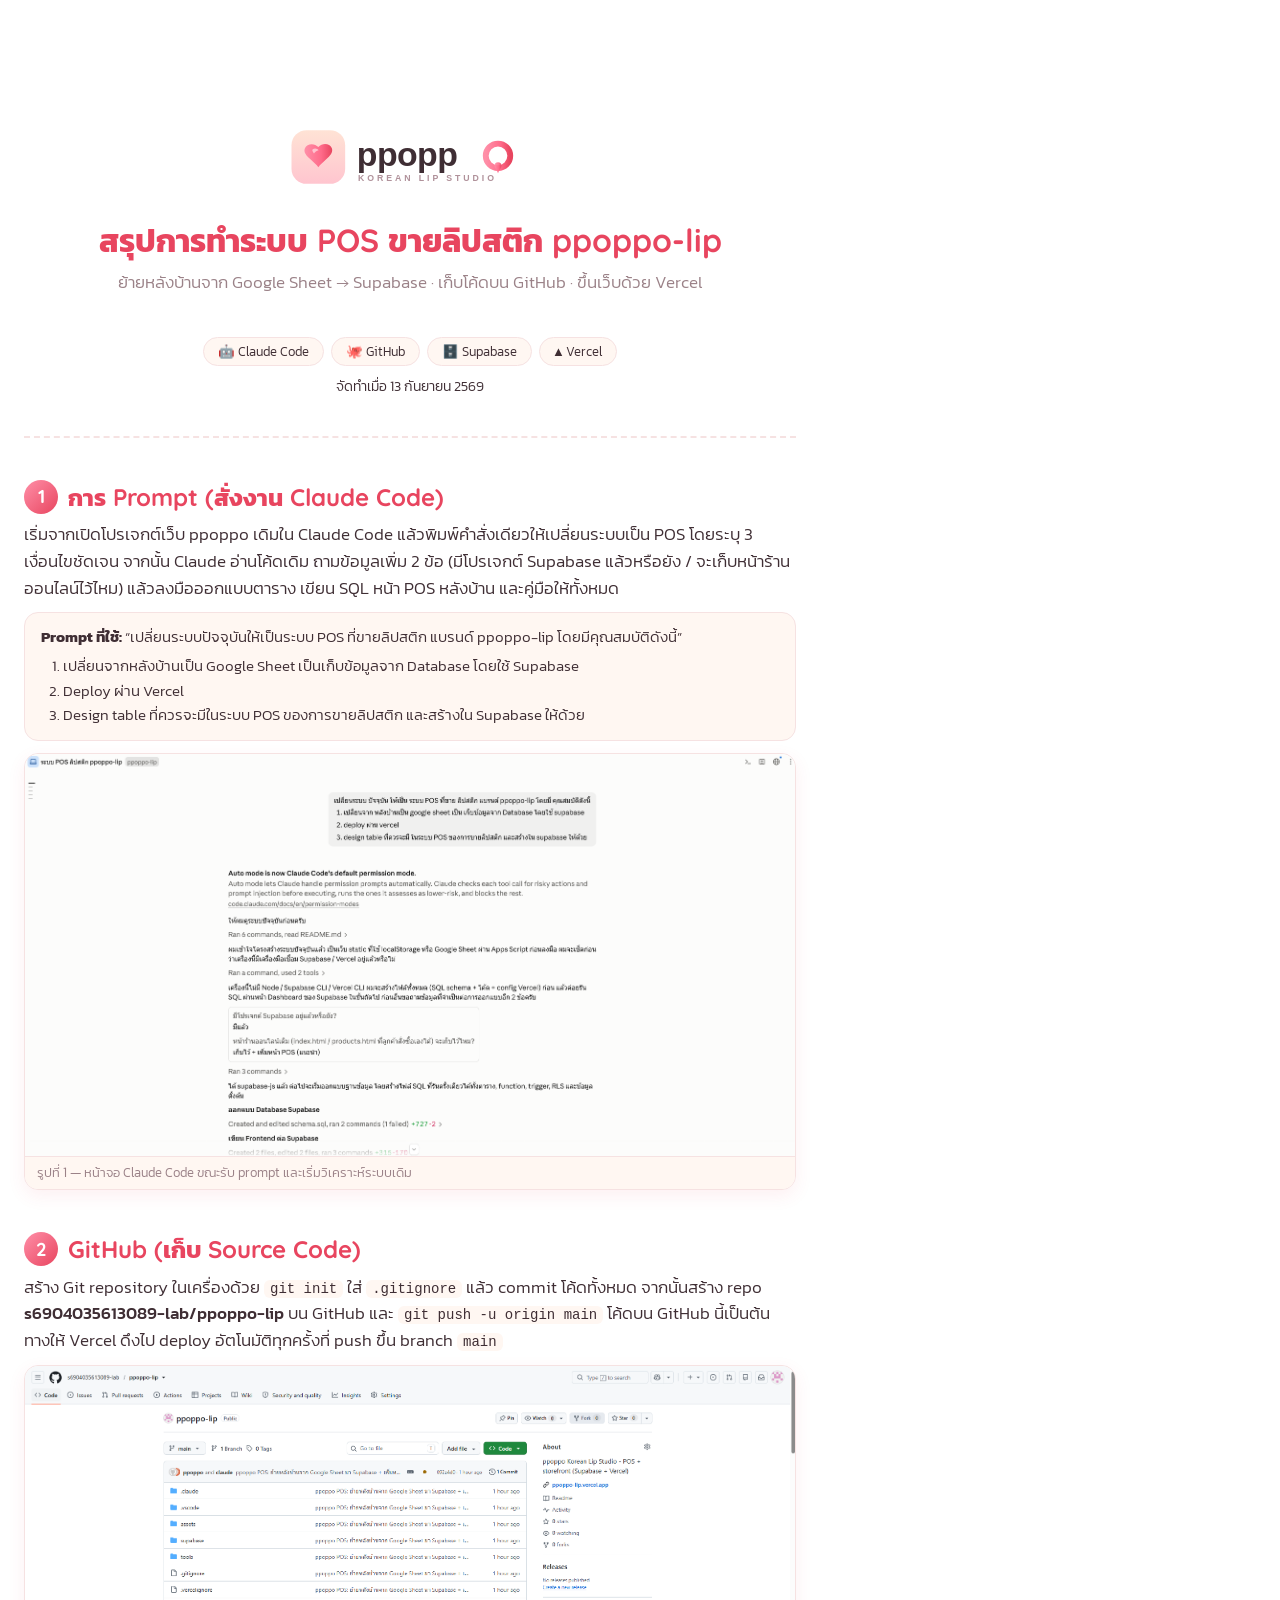
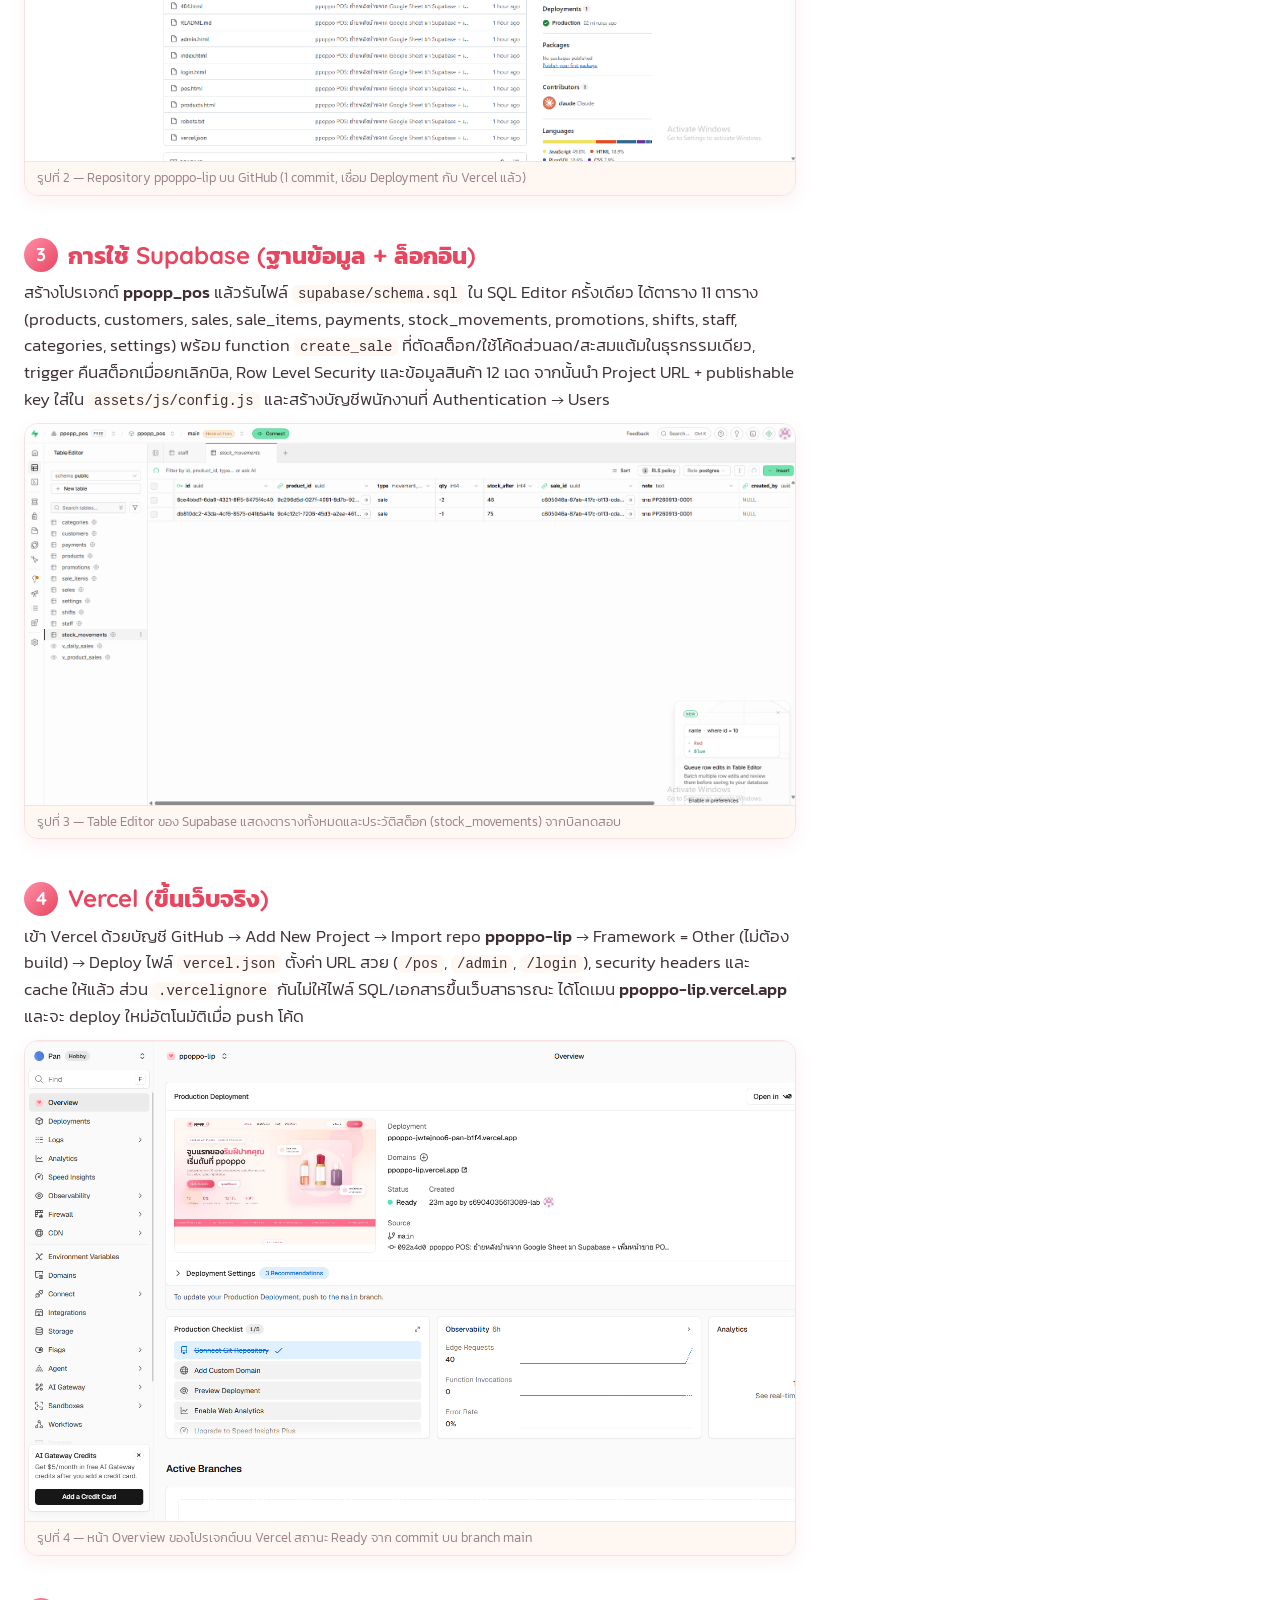
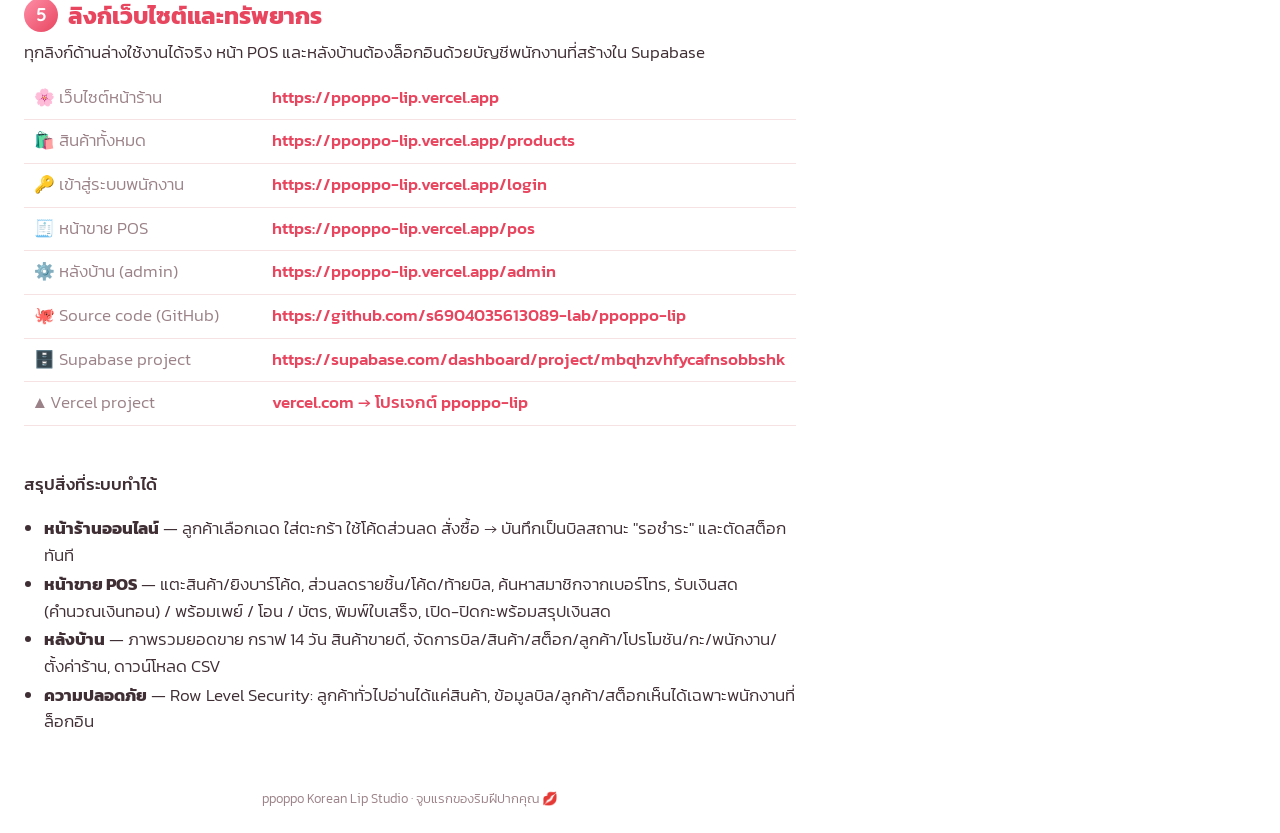
<file: docs/summary.html>
<!DOCTYPE html>
<html lang="th">
<head>
<meta charset="UTF-8">
<title>สรุปการทำระบบ POS ppoppo-lip</title>
<link href="https://fonts.googleapis.com/css2?family=Kanit:wght@300;400;500;600;700&family=Quicksand:wght@600;700&display=swap" rel="stylesheet">
<style>
  @page { size: A4; margin: 16mm 14mm; }
  @media screen { body { max-width: 820px; margin: 0 auto; padding: 24px; background: #fff; } section { margin-top: 40px; } }
  * { box-sizing: border-box; }
  body { font-family: 'Kanit', 'Segoe UI', sans-serif; font-weight: 300; color: #3f2e34; margin: 0; font-size: 12.5pt; line-height: 1.6; }
  .cover { text-align: center; padding: 26mm 0 10mm; border-bottom: 2px dashed #f6e2e2; margin-bottom: 8mm; }
  .cover img { height: 70px; }
  .cover h1 { font-family: 'Quicksand', 'Kanit', sans-serif; font-size: 24pt; margin: 14px 0 4px; color: #e8455f; }
  .cover p { margin: 0; color: #9b8288; }
  .cover .meta { margin-top: 10mm; font-size: 10.5pt; }
  .pill { display: inline-block; background: #fff7f2; border: 1px solid #f6e2e2; border-radius: 999px; padding: 3px 14px; margin: 2px; font-size: 10pt; }
  section { page-break-before: always; }
  h2 { font-family: 'Quicksand', 'Kanit', sans-serif; font-size: 18pt; color: #e8455f; margin: 0 0 6px; display: flex; align-items: center; gap: 10px; }
  h2 .num { display: inline-grid; place-items: center; width: 34px; height: 34px; border-radius: 50%; background: linear-gradient(135deg, #ff8fa8, #e8455f); color: #fff; font-size: 14pt; font-family: 'Quicksand', sans-serif; }
  .desc { margin: 0 0 10px; }
  .desc b { font-weight: 500; }
  figure { margin: 0; border: 1px solid #f6e2e2; border-radius: 14px; overflow: hidden; background: #fff; box-shadow: 0 6px 18px rgba(232,69,95,.08); }
  figure img { width: 100%; display: block; }
  figcaption { font-size: 9.5pt; color: #9b8288; padding: 6px 12px; background: #fff7f2; border-top: 1px solid #f6e2e2; }
  .missing { padding: 30mm 10mm; text-align: center; color: #9b8288; background: #fff7f2; }
  ul.tight { margin: 6px 0 0; padding-left: 20px; }
  ul.tight li { margin: 2px 0; }
  code { font-family: ui-monospace, Consolas, monospace; font-size: 10.5pt; background: #fff7f2; padding: 1px 6px; border-radius: 6px; }
  .links a { color: #e8455f; text-decoration: none; font-weight: 500; }
  .links table { width: 100%; border-collapse: collapse; margin-top: 8px; }
  .links td { padding: 8px 10px; border-bottom: 1px solid #f6e2e2; vertical-align: top; }
  .links td:first-child { width: 34%; color: #9b8288; }
  .footer { margin-top: 14mm; font-size: 9.5pt; color: #9b8288; text-align: center; }
  .prompt-box { background: #fff7f2; border: 1px solid #f6e2e2; border-radius: 14px; padding: 12px 16px; margin: 10px 0 12px; font-size: 11.5pt; }
  .prompt-box ol { margin: 4px 0 0; padding-left: 22px; }
</style>
</head>
<body>

<div class="cover">
  <img src="../assets/images/logo.svg" alt="ppoppo">
  <h1>สรุปการทำระบบ POS ขายลิปสติก ppoppo-lip</h1>
  <p>ย้ายหลังบ้านจาก Google Sheet → Supabase · เก็บโค้ดบน GitHub · ขึ้นเว็บด้วย Vercel</p>
  <div class="meta">
    <span class="pill">🤖 Claude Code</span>
    <span class="pill">🐙 GitHub</span>
    <span class="pill">🗄️ Supabase</span>
    <span class="pill">▲ Vercel</span>
    <div style="margin-top:8px">จัดทำเมื่อ 13 กันยายน 2569</div>
  </div>
</div>

<!-- ============================================================ 1 -->
<section>
  <h2><span class="num">1</span> การ Prompt (สั่งงาน Claude Code)</h2>
  <p class="desc">
    เริ่มจากเปิดโปรเจกต์เว็บ ppoppo เดิมใน Claude Code แล้วพิมพ์คำสั่งเดียวให้เปลี่ยนระบบเป็น POS
    โดยระบุ 3 เงื่อนไขชัดเจน จากนั้น Claude อ่านโค้ดเดิม ถามข้อมูลเพิ่ม 2 ข้อ (มีโปรเจกต์ Supabase แล้วหรือยัง / จะเก็บหน้าร้านออนไลน์ไว้ไหม)
    แล้วลงมือออกแบบตาราง เขียน SQL หน้า POS หลังบ้าน และคู่มือให้ทั้งหมด
  </p>
  <div class="prompt-box">
    <b>Prompt ที่ใช้:</b> “เปลี่ยนระบบปัจจุบันให้เป็นระบบ POS ที่ขายลิปสติก แบรนด์ ppoppo-lip โดยมีคุณสมบัติดังนี้”
    <ol>
      <li>เปลี่ยนจากหลังบ้านเป็น Google Sheet เป็นเก็บข้อมูลจาก Database โดยใช้ Supabase</li>
      <li>Deploy ผ่าน Vercel</li>
      <li>Design table ที่ควรจะมีในระบบ POS ของการขายลิปสติก และสร้างใน Supabase ให้ด้วย</li>
    </ol>
  </div>
  <figure>
    <img src="images/1-prompt.png" alt="หน้าจอ Claude Code" onerror="this.outerHTML='<div class=missing>ยังไม่มีรูป images/1-prompt.png</div>'">
    <figcaption>รูปที่ 1 — หน้าจอ Claude Code ขณะรับ prompt และเริ่มวิเคราะห์ระบบเดิม</figcaption>
  </figure>
</section>

<!-- ============================================================ 2 -->
<section>
  <h2><span class="num">2</span> GitHub (เก็บ Source Code)</h2>
  <p class="desc">
    สร้าง Git repository ในเครื่องด้วย <code>git init</code> ใส่ <code>.gitignore</code> แล้ว commit โค้ดทั้งหมด
    จากนั้นสร้าง repo <b>s6904035613089-lab/ppoppo-lip</b> บน GitHub และ <code>git push -u origin main</code>
    โค้ดบน GitHub นี้เป็นต้นทางให้ Vercel ดึงไป deploy อัตโนมัติทุกครั้งที่ push ขึ้น branch <code>main</code>
  </p>
  <figure>
    <img src="images/2-github.png" alt="GitHub repository" onerror="this.outerHTML='<div class=missing>ยังไม่มีรูป images/2-github.png</div>'">
    <figcaption>รูปที่ 2 — Repository ppoppo-lip บน GitHub (1 commit, เชื่อม Deployment กับ Vercel แล้ว)</figcaption>
  </figure>
</section>

<!-- ============================================================ 3 -->
<section>
  <h2><span class="num">3</span> การใช้ Supabase (ฐานข้อมูล + ล็อกอิน)</h2>
  <p class="desc">
    สร้างโปรเจกต์ <b>ppopp_pos</b> แล้วรันไฟล์ <code>supabase/schema.sql</code> ใน SQL Editor ครั้งเดียว ได้ตาราง 11 ตาราง
    (products, customers, sales, sale_items, payments, stock_movements, promotions, shifts, staff, categories, settings)
    พร้อม function <code>create_sale</code> ที่ตัดสต็อก/ใช้โค้ดส่วนลด/สะสมแต้มในธุรกรรมเดียว, trigger คืนสต็อกเมื่อยกเลิกบิล, Row Level Security และข้อมูลสินค้า 12 เฉด
    จากนั้นนำ Project URL + publishable key ใส่ใน <code>assets/js/config.js</code> และสร้างบัญชีพนักงานที่ Authentication → Users
  </p>
  <figure>
    <img src="images/3-supabase.png" alt="Supabase Table Editor" onerror="this.outerHTML='<div class=missing>ยังไม่มีรูป images/3-supabase.png</div>'">
    <figcaption>รูปที่ 3 — Table Editor ของ Supabase แสดงตารางทั้งหมดและประวัติสต็อก (stock_movements) จากบิลทดสอบ</figcaption>
  </figure>
</section>

<!-- ============================================================ 4 -->
<section>
  <h2><span class="num">4</span> Vercel (ขึ้นเว็บจริง)</h2>
  <p class="desc">
    เข้า Vercel ด้วยบัญชี GitHub → Add New Project → Import repo <b>ppoppo-lip</b> → Framework = Other (ไม่ต้อง build) → Deploy
    ไฟล์ <code>vercel.json</code> ตั้งค่า URL สวย (<code>/pos</code>, <code>/admin</code>, <code>/login</code>), security headers และ cache ให้แล้ว
    ส่วน <code>.vercelignore</code> กันไม่ให้ไฟล์ SQL/เอกสารขึ้นเว็บสาธารณะ ได้โดเมน <b>ppoppo-lip.vercel.app</b> และจะ deploy ใหม่อัตโนมัติเมื่อ push โค้ด
  </p>
  <figure>
    <img src="images/4-vercel.png" alt="Vercel project overview" onerror="this.outerHTML='<div class=missing>ยังไม่มีรูป images/4-vercel.png</div>'">
    <figcaption>รูปที่ 4 — หน้า Overview ของโปรเจกต์บน Vercel สถานะ Ready จาก commit บน branch main</figcaption>
  </figure>
</section>

<!-- ============================================================ 5 -->
<section class="links">
  <h2><span class="num">5</span> ลิงก์เว็บไซต์และทรัพยากร</h2>
  <p class="desc">ทุกลิงก์ด้านล่างใช้งานได้จริง หน้า POS และหลังบ้านต้องล็อกอินด้วยบัญชีพนักงานที่สร้างใน Supabase</p>
  <table>
    <tr><td>🌸 เว็บไซต์หน้าร้าน</td><td><a href="https://ppoppo-lip.vercel.app">https://ppoppo-lip.vercel.app</a></td></tr>
    <tr><td>🛍️ สินค้าทั้งหมด</td><td><a href="https://ppoppo-lip.vercel.app/products">https://ppoppo-lip.vercel.app/products</a></td></tr>
    <tr><td>🔑 เข้าสู่ระบบพนักงาน</td><td><a href="https://ppoppo-lip.vercel.app/login">https://ppoppo-lip.vercel.app/login</a></td></tr>
    <tr><td>🧾 หน้าขาย POS</td><td><a href="https://ppoppo-lip.vercel.app/pos">https://ppoppo-lip.vercel.app/pos</a></td></tr>
    <tr><td>⚙️ หลังบ้าน (admin)</td><td><a href="https://ppoppo-lip.vercel.app/admin">https://ppoppo-lip.vercel.app/admin</a></td></tr>
    <tr><td>🐙 Source code (GitHub)</td><td><a href="https://github.com/s6904035613089-lab/ppoppo-lip">https://github.com/s6904035613089-lab/ppoppo-lip</a></td></tr>
    <tr><td>🗄️ Supabase project</td><td><a href="https://supabase.com/dashboard/project/mbqhzvhfycafnsobbshk">https://supabase.com/dashboard/project/mbqhzvhfycafnsobbshk</a></td></tr>
    <tr><td>▲ Vercel project</td><td><a href="https://vercel.com">vercel.com → โปรเจกต์ ppoppo-lip</a></td></tr>
  </table>

  <h3 style="margin-top:12mm;font-size:13pt;font-weight:500">สรุปสิ่งที่ระบบทำได้</h3>
  <ul class="tight">
    <li><b>หน้าร้านออนไลน์</b> — ลูกค้าเลือกเฉด ใส่ตะกร้า ใช้โค้ดส่วนลด สั่งซื้อ → บันทึกเป็นบิลสถานะ "รอชำระ" และตัดสต็อกทันที</li>
    <li><b>หน้าขาย POS</b> — แตะสินค้า/ยิงบาร์โค้ด, ส่วนลดรายชิ้น/โค้ด/ท้ายบิล, ค้นหาสมาชิกจากเบอร์โทร, รับเงินสด (คำนวณเงินทอน) / พร้อมเพย์ / โอน / บัตร, พิมพ์ใบเสร็จ, เปิด-ปิดกะพร้อมสรุปเงินสด</li>
    <li><b>หลังบ้าน</b> — ภาพรวมยอดขาย กราฟ 14 วัน สินค้าขายดี, จัดการบิล/สินค้า/สต็อก/ลูกค้า/โปรโมชัน/กะ/พนักงาน/ตั้งค่าร้าน, ดาวน์โหลด CSV</li>
    <li><b>ความปลอดภัย</b> — Row Level Security: ลูกค้าทั่วไปอ่านได้แค่สินค้า, ข้อมูลบิล/ลูกค้า/สต็อกเห็นได้เฉพาะพนักงานที่ล็อกอิน</li>
  </ul>
  <div class="footer">ppoppo Korean Lip Studio · จูบแรกของริมฝีปากคุณ 💋</div>
</section>

</body>
</html>
</file>
<file: assets/css/style.css>
/* =============================================================
   ppoppo — Korean Lip Studio
   ธีมหลักของเว็บไซต์ (ทับ/เสริม Bootstrap 5)
   ============================================================= */

:root {
  --pp-pink: #ff6b8a;
  --pp-pink-soft: #ff8fa8;
  --pp-pink-deep: #e8455f;
  --pp-peach: #ffb199;
  --pp-cream: #fff7f2;
  --pp-cream-2: #ffeee6;
  --pp-ink: #3f2e34;
  --pp-muted: #9b8288;
  --pp-line: #f6e2e2;
  --pp-shadow: 0 18px 45px rgba(232, 69, 95, .13);
  --pp-shadow-sm: 0 8px 22px rgba(232, 69, 95, .10);
  --pp-radius: 22px;
}

* { -webkit-tap-highlight-color: transparent; }

body {
  font-family: 'Kanit', 'Segoe UI', system-ui, sans-serif;
  color: var(--pp-ink);
  background: var(--pp-cream);
  font-weight: 300;
  letter-spacing: .01em;
  overflow-x: hidden;
}

h1, h2, h3, h4, h5, .display-font {
  font-family: 'Quicksand', 'Kanit', sans-serif;
  font-weight: 700;
  letter-spacing: -.01em;
}

a { text-decoration: none; }

/* ---------------------------------------------------------- helper */
.text-pp { color: var(--pp-pink); }
.text-muted-pp { color: var(--pp-muted); }
.bg-cream { background: var(--pp-cream); }
.bg-cream-2 { background: var(--pp-cream-2); }
.section { padding: 84px 0; }
.section-sm { padding: 52px 0; }

.eyebrow {
  display: inline-block;
  font-size: .74rem;
  font-weight: 600;
  letter-spacing: .26em;
  text-transform: uppercase;
  color: var(--pp-pink);
  background: #fff;
  border: 1px solid var(--pp-line);
  border-radius: 999px;
  padding: 7px 18px;
  box-shadow: var(--pp-shadow-sm);
}

.section-title { font-size: clamp(1.7rem, 3.6vw, 2.6rem); margin: 18px 0 10px; }
.section-sub { color: var(--pp-muted); max-width: 620px; margin: 0 auto; font-size: .98rem; }

/* ---------------------------------------------------------- buttons */
.btn { border-radius: 999px; font-weight: 500; padding: .68rem 1.7rem; transition: .22s ease; }

.btn-pp {
  background: linear-gradient(135deg, var(--pp-pink-soft), var(--pp-pink-deep));
  color: #fff;
  border: 0;
  box-shadow: 0 10px 24px rgba(232, 69, 95, .32);
}
.btn-pp:hover { color: #fff; transform: translateY(-2px); box-shadow: 0 16px 30px rgba(232, 69, 95, .38); }
.btn-pp:disabled { opacity: .5; transform: none; box-shadow: none; }

.btn-pp-outline {
  background: #fff;
  color: var(--pp-pink-deep);
  border: 1.6px solid var(--pp-pink);
}
.btn-pp-outline:hover { background: var(--pp-pink); color: #fff; }

.btn-ghost { background: #fff; border: 1px solid var(--pp-line); color: var(--pp-ink); }
.btn-ghost:hover { border-color: var(--pp-pink); color: var(--pp-pink-deep); }

/* ---------------------------------------------------------- navbar */
.pp-nav {
  background: rgba(255, 247, 242, .88);
  backdrop-filter: blur(14px);
  border-bottom: 1px solid var(--pp-line);
  transition: .25s;
}
.pp-nav .navbar-brand img { height: 44px; }
.pp-nav .nav-link {
  color: var(--pp-ink);
  font-size: .95rem;
  font-weight: 400;
  padding: .5rem 1rem !important;
  border-radius: 999px;
}
.pp-nav .nav-link:hover, .pp-nav .nav-link.active { color: var(--pp-pink-deep); background: #fff; }

.cart-btn { position: relative; }
.cart-badge {
  position: absolute; top: -4px; right: -4px;
  min-width: 21px; height: 21px; line-height: 21px;
  font-size: .7rem; font-weight: 600;
  background: var(--pp-pink-deep); color: #fff;
  border-radius: 999px; text-align: center; padding: 0 5px;
  box-shadow: 0 0 0 3px var(--pp-cream);
}

/* ---------------------------------------------------------- hero */
.hero {
  position: relative;
  padding: 120px 0 90px;
  background:
    radial-gradient(900px 520px at 82% 8%, #ffe0d3 0%, rgba(255, 224, 211, 0) 62%),
    radial-gradient(760px 520px at 6% 78%, #ffdfe8 0%, rgba(255, 223, 232, 0) 60%),
    var(--pp-cream);
  overflow: hidden;
}
.hero h1 { font-size: clamp(2rem, 4.4vw, 3.2rem); line-height: 1.2; }
.hero .lead { color: var(--pp-muted); font-size: 1.05rem; max-width: 500px; }

.blob { position: absolute; border-radius: 50%; filter: blur(2px); opacity: .55; pointer-events: none; }
.blob-1 { width: 220px; height: 220px; background: #ffd0dd; top: 6%; right: 6%; animation: float 9s ease-in-out infinite; }
.blob-2 { width: 130px; height: 130px; background: #ffdcc7; bottom: 12%; left: 4%; animation: float 7s ease-in-out infinite reverse; }
@keyframes float { 0%, 100% { transform: translateY(0); } 50% { transform: translateY(-22px); } }

.hero-stage { position: relative; display: grid; place-items: center; min-height: 380px; }
.hero-stage img.main {
  width: min(100%, 400px);
  border-radius: 34px;
  box-shadow: var(--pp-shadow);
  animation: float 6s ease-in-out infinite;
}
.hero-chip {
  position: absolute; background: #fff; border-radius: 18px;
  padding: 12px 18px; box-shadow: var(--pp-shadow-sm);
  font-size: .84rem; font-weight: 500; display: flex; align-items: center; gap: 10px;
}
.hero-chip .dot { width: 30px; height: 30px; border-radius: 50%; display: grid; place-items: center; font-size: 1rem; }
.hero-chip.c1 { top: 8%; left: -2%; animation: float 5.5s ease-in-out infinite; }
.hero-chip.c2 { bottom: 12%; right: -3%; animation: float 6.5s ease-in-out infinite reverse; }

.hero-stats { display: flex; gap: 34px; flex-wrap: wrap; }
.hero-stats strong { font-family: 'Quicksand', sans-serif; font-size: 1.6rem; color: var(--pp-pink-deep); display: block; }
.hero-stats span { font-size: .82rem; color: var(--pp-muted); }

/* ---------------------------------------------------------- marquee */
.marquee { background: var(--pp-pink); color: #fff; overflow: hidden; padding: 13px 0; }
.marquee-track { display: flex; gap: 46px; white-space: nowrap; animation: slide 26s linear infinite; font-size: .86rem; letter-spacing: .16em; }
@keyframes slide { from { transform: translateX(0); } to { transform: translateX(-50%); } }

/* ---------------------------------------------------------- product card */
.product-card {
  background: #fff;
  border: 1px solid var(--pp-line);
  border-radius: var(--pp-radius);
  overflow: hidden;
  height: 100%;
  display: flex; flex-direction: column;
  transition: .26s ease;
}
.product-card:hover { transform: translateY(-6px); box-shadow: var(--pp-shadow); border-color: transparent; }

.product-thumb { position: relative; aspect-ratio: 1 / 1; overflow: hidden; background: var(--pp-cream-2); }
.product-thumb img { width: 100%; height: 100%; object-fit: cover; transition: .4s ease; }
.product-card:hover .product-thumb img { transform: scale(1.06); }

.pp-tag {
  position: absolute; top: 12px; left: 12px;
  background: var(--pp-pink-deep); color: #fff;
  font-size: .68rem; font-weight: 600; letter-spacing: .1em;
  padding: 5px 12px; border-radius: 999px;
}
.pp-tag.soldout { background: #9b8288; }
.pp-tag.low { background: #e39a3a; }

.product-body { padding: 16px 18px 20px; display: flex; flex-direction: column; gap: 7px; flex: 1; }
.product-code { font-size: .7rem; letter-spacing: .18em; color: var(--pp-muted); }
.product-name { font-family: 'Quicksand', sans-serif; font-weight: 700; font-size: 1.06rem; margin: 0; }
.product-desc { font-size: .82rem; color: var(--pp-muted); line-height: 1.55; flex: 1; }
.product-price { font-family: 'Quicksand', sans-serif; font-weight: 700; font-size: 1.18rem; color: var(--pp-pink-deep); }
.product-price s { font-size: .82rem; color: var(--pp-muted); font-weight: 500; margin-left: 6px; }

.swatch { width: 17px; height: 17px; border-radius: 50%; display: inline-block; box-shadow: 0 0 0 2px #fff, 0 0 0 3px var(--pp-line); }
.stock-line { font-size: .74rem; color: var(--pp-muted); }

/* ---------------------------------------------------------- filter pills */
.filter-pill {
  border: 1px solid var(--pp-line); background: #fff; color: var(--pp-ink);
  border-radius: 999px; padding: .45rem 1.15rem; font-size: .88rem; transition: .2s;
}
.filter-pill:hover { border-color: var(--pp-pink); }
.filter-pill.active { background: var(--pp-pink); border-color: var(--pp-pink); color: #fff; }

/* ---------------------------------------------------------- feature / review */
.feature-card {
  background: #fff; border-radius: var(--pp-radius); padding: 30px 26px;
  border: 1px solid var(--pp-line); height: 100%; transition: .24s;
}
.feature-card:hover { transform: translateY(-5px); box-shadow: var(--pp-shadow-sm); }
.feature-ico {
  width: 54px; height: 54px; border-radius: 17px; display: grid; place-items: center;
  font-size: 1.5rem; margin-bottom: 15px;
  background: linear-gradient(135deg, #ffe3d5, #ffc5cf);
}

.review-card { background: #fff; border-radius: var(--pp-radius); padding: 26px; border: 1px solid var(--pp-line); height: 100%; }
.review-card .stars { color: #ffb020; font-size: .9rem; letter-spacing: 2px; }
.avatar {
  width: 42px; height: 42px; border-radius: 50%; display: grid; place-items: center;
  font-weight: 700; color: #fff; font-family: 'Quicksand', sans-serif;
  background: linear-gradient(135deg, var(--pp-pink-soft), var(--pp-pink-deep));
}

/* ---------------------------------------------------------- shade strip */
.shade-dot {
  width: 58px; height: 58px; border-radius: 50%; cursor: pointer;
  box-shadow: 0 0 0 3px #fff, 0 0 0 4px var(--pp-line); transition: .2s;
}
.shade-dot:hover { transform: scale(1.13); }

/* ---------------------------------------------------------- cart offcanvas */
.cart-item { display: flex; gap: 12px; padding: 14px 0; border-bottom: 1px dashed var(--pp-line); }
.cart-item img { width: 66px; height: 66px; border-radius: 14px; object-fit: cover; background: var(--pp-cream-2); }
.qty-btn {
  width: 27px; height: 27px; border-radius: 9px; border: 1px solid var(--pp-line);
  background: #fff; line-height: 1; font-size: .95rem; color: var(--pp-ink);
}
.qty-btn:hover { border-color: var(--pp-pink); color: var(--pp-pink-deep); }

/* ---------------------------------------------------------- forms */
.form-control, .form-select {
  border-radius: 14px; border: 1px solid var(--pp-line); padding: .68rem 1rem;
  font-size: .95rem; background: #fff;
}
.form-control:focus, .form-select:focus {
  border-color: var(--pp-pink); box-shadow: 0 0 0 .2rem rgba(255, 107, 138, .14);
}
.form-label { font-size: .86rem; font-weight: 500; margin-bottom: .35rem; }

/* ---------------------------------------------------------- auth page */
.auth-wrap { min-height: 100vh; display: grid; place-items: center; padding: 34px 16px;
  background: radial-gradient(760px 520px at 20% 10%, #ffe0d3 0%, rgba(255,224,211,0) 60%), var(--pp-cream); }
.auth-card { width: 100%; max-width: 430px; background: #fff; border-radius: 28px; padding: 38px 32px; box-shadow: var(--pp-shadow); }

/* ---------------------------------------------------------- admin */
.admin-shell { display: grid; grid-template-columns: 244px 1fr; min-height: 100vh; }
.admin-side { background: #fff; border-right: 1px solid var(--pp-line); padding: 22px 16px; }
.admin-side .nav-link {
  border-radius: 14px; color: var(--pp-ink); font-size: .93rem; padding: .62rem .9rem; margin-bottom: 4px;
  display: flex; align-items: center; gap: 10px;
}
.admin-side .nav-link:hover { background: var(--pp-cream-2); }
.admin-side .nav-link.active { background: linear-gradient(135deg, var(--pp-pink-soft), var(--pp-pink-deep)); color: #fff; }
.admin-main { padding: 26px 30px 60px; background: var(--pp-cream); }

.stat-card { background: #fff; border: 1px solid var(--pp-line); border-radius: 20px; padding: 20px 22px; height: 100%; }
.stat-card .val { font-family: 'Quicksand', sans-serif; font-weight: 700; font-size: 1.85rem; }
.stat-card .lbl { font-size: .8rem; color: var(--pp-muted); }

.panel { background: #fff; border: 1px solid var(--pp-line); border-radius: 22px; padding: 22px; }
.table > :not(caption) > * > * { padding: .78rem .7rem; border-color: var(--pp-line); }
.table thead th { font-size: .78rem; letter-spacing: .07em; color: var(--pp-muted); font-weight: 600; text-transform: uppercase; }
.thumb-sm { width: 48px; height: 48px; border-radius: 12px; object-fit: cover; background: var(--pp-cream-2); }

.badge-pp { border-radius: 999px; padding: .34em .8em; font-weight: 500; font-size: .74rem; }
.badge-ok { background: #e7f6ec; color: #1f7a45; }
.badge-low { background: #fdf1e0; color: #9a6512; }
.badge-out { background: #fdecef; color: #b3273f; }
.badge-new { background: #eef0ff; color: #4550b3; }

.img-picker { display: grid; grid-template-columns: repeat(auto-fill, minmax(74px, 1fr)); gap: 8px; max-height: 232px; overflow-y: auto; padding: 4px; }
.img-picker img { width: 100%; aspect-ratio: 1; object-fit: cover; border-radius: 12px; border: 2px solid transparent; cursor: pointer; background: var(--pp-cream-2); }
.img-picker img:hover { border-color: var(--pp-pink-soft); }
.img-picker img.sel { border-color: var(--pp-pink-deep); }

/* ---------------------------------------------------------- toast + misc */
.pp-toast-wrap { position: fixed; bottom: 22px; left: 22px; z-index: 1090; display: flex; flex-direction: column; gap: 10px; }
.pp-toast {
  background: #fff; border-left: 4px solid var(--pp-pink); border-radius: 14px;
  padding: 13px 18px; box-shadow: var(--pp-shadow); font-size: .9rem; min-width: 240px;
  animation: popin .28s ease;
}
.pp-toast.err { border-left-color: #d64550; }
.pp-toast.ok { border-left-color: #35a26a; }
@keyframes popin { from { opacity: 0; transform: translateX(-24px); } to { opacity: 1; transform: none; } }

.thanks-emoji { font-size: 3.6rem; animation: pop 0.6s ease; display: inline-block; }
@keyframes pop { 0% { transform: scale(0); } 60% { transform: scale(1.25); } 100% { transform: scale(1); } }

footer.pp-footer { background: #fff; border-top: 1px solid var(--pp-line); padding: 56px 0 26px; }
footer.pp-footer a { color: var(--pp-muted); font-size: .9rem; }
footer.pp-footer a:hover { color: var(--pp-pink-deep); }

.reveal { opacity: 0; transform: translateY(26px); transition: .65s cubic-bezier(.2,.7,.3,1); }
.reveal.on { opacity: 1; transform: none; }

/* ---------------------------------------------------------- responsive */
@media (max-width: 991px) {
  .admin-shell { grid-template-columns: 1fr; }
  .admin-side { border-right: 0; border-bottom: 1px solid var(--pp-line); }
  .admin-main { padding: 20px 16px 50px; }
  .hero { padding: 90px 0 60px; }
  .hero-chip.c1 { left: 0; }
  .hero-chip.c2 { right: 0; }
}
@media (max-width: 575px) {
  .section { padding: 58px 0; }
  .hero-chip { font-size: .76rem; padding: 9px 13px; }
}

/* ---------------------------------------------------------- POS */
.pos-body { overflow: hidden; }
.pos-shell { display: grid; grid-template-columns: 1fr 400px; height: 100vh; }
.pos-left { display: flex; flex-direction: column; min-width: 0; background: var(--pp-cream); }
.pos-top { display: flex; align-items: center; gap: 14px; padding: 12px 18px; background: #fff; border-bottom: 1px solid var(--pp-line); }
.pos-search { flex: 1; }
.pos-search .form-control { border-radius: 999px; padding: .6rem 1.2rem; font-size: 1rem; }
.pos-cats { display: flex; gap: 8px; padding: 12px 18px 4px; overflow-x: auto; flex-wrap: nowrap; }
.pos-cats .filter-pill { white-space: nowrap; }
.pos-grid { flex: 1; overflow-y: auto; padding: 12px 18px 30px; display: grid; gap: 12px; align-content: start;
  grid-template-columns: repeat(auto-fill, minmax(150px, 1fr)); }
.pos-card { text-align: left; background: #fff; border: 1.5px solid var(--pp-line); border-radius: 18px; padding: 0; overflow: hidden;
  transition: .15s; cursor: pointer; display: flex; flex-direction: column; }
.pos-card:hover { border-color: var(--pp-pink); transform: translateY(-2px); box-shadow: var(--pp-shadow-sm); }
.pos-card:active { transform: scale(.97); }
.pos-card.out { opacity: .45; cursor: not-allowed; }
.pos-card-img { position: relative; aspect-ratio: 1; background: var(--pp-cream-2); }
.pos-card-img img { width: 100%; height: 100%; object-fit: cover; }
.pos-card-qty { position: absolute; top: 8px; right: 8px; background: var(--pp-pink-deep); color: #fff; border-radius: 999px;
  min-width: 26px; height: 26px; display: grid; place-items: center; font-weight: 600; font-size: .8rem; padding: 0 6px; }
.pos-card-body { padding: 8px 10px 10px; }
.pos-card-name { font-weight: 500; font-size: .9rem; line-height: 1.25; margin: 2px 0 4px; }

.pos-right { display: flex; flex-direction: column; background: #fff; border-left: 1px solid var(--pp-line); min-height: 0; }
.pos-bill-head { display: flex; justify-content: space-between; align-items: center; padding: 14px 16px; border-bottom: 1px solid var(--pp-line); }
.pos-customer { padding: 10px 16px; border-bottom: 1px solid var(--pp-line); }
.pos-lines { flex: 1; overflow-y: auto; padding: 8px 16px; }
.pos-line { display: flex; gap: 10px; padding: 10px 0; border-bottom: 1px dashed var(--pp-line); }
.pos-line img { width: 46px; height: 46px; border-radius: 10px; object-fit: cover; background: var(--pp-cream-2); }
.pos-qty { width: 46px; text-align: center; border: 1px solid var(--pp-line); border-radius: 8px; padding: 3px; font-size: .9rem; }
.pos-disc { width: 60px; border: 1px solid var(--pp-line); border-radius: 8px; padding: 3px 6px; font-size: .8rem; margin-left: 6px; }
.pos-summary { padding: 12px 16px 16px; border-top: 1px solid var(--pp-line); background: var(--pp-cream); }

.pay-methods { display: grid; grid-template-columns: repeat(4, 1fr); gap: 8px; }
.pay-method { border: 1.5px solid var(--pp-line); background: #fff; border-radius: 14px; padding: 10px 4px; display: flex; flex-direction: column;
  align-items: center; gap: 2px; font-size: .78rem; font-weight: 500; transition: .15s; }
.pay-method:hover { border-color: var(--pp-pink-soft); }
.pay-method.active { border-color: var(--pp-pink-deep); background: var(--pp-cream-2); color: var(--pp-pink-deep); }

/* ---------------------------------------------------------- receipt */
.receipt { font-size: .9rem; max-width: 360px; margin: 0 auto; }
.receipt-hr { border-top: 1px dashed #c9b7bb; opacity: 1; margin: 10px 0; }
.receipt-table td, .receipt-table th { padding: 3px 2px; }

@media (max-width: 991px) {
  .pos-shell { grid-template-columns: 1fr; grid-template-rows: 1fr auto; }
  .pos-right { border-left: 0; border-top: 1px solid var(--pp-line); max-height: 48vh; }
  .pos-top { flex-wrap: wrap; }
}

@media print {
  body * { visibility: hidden; }
  #receipt, #receipt * { visibility: visible; }
  #receipt { position: absolute; left: 0; top: 0; width: 80mm; font-size: 12px; }
  .modal { position: static !important; }
}
</file>
